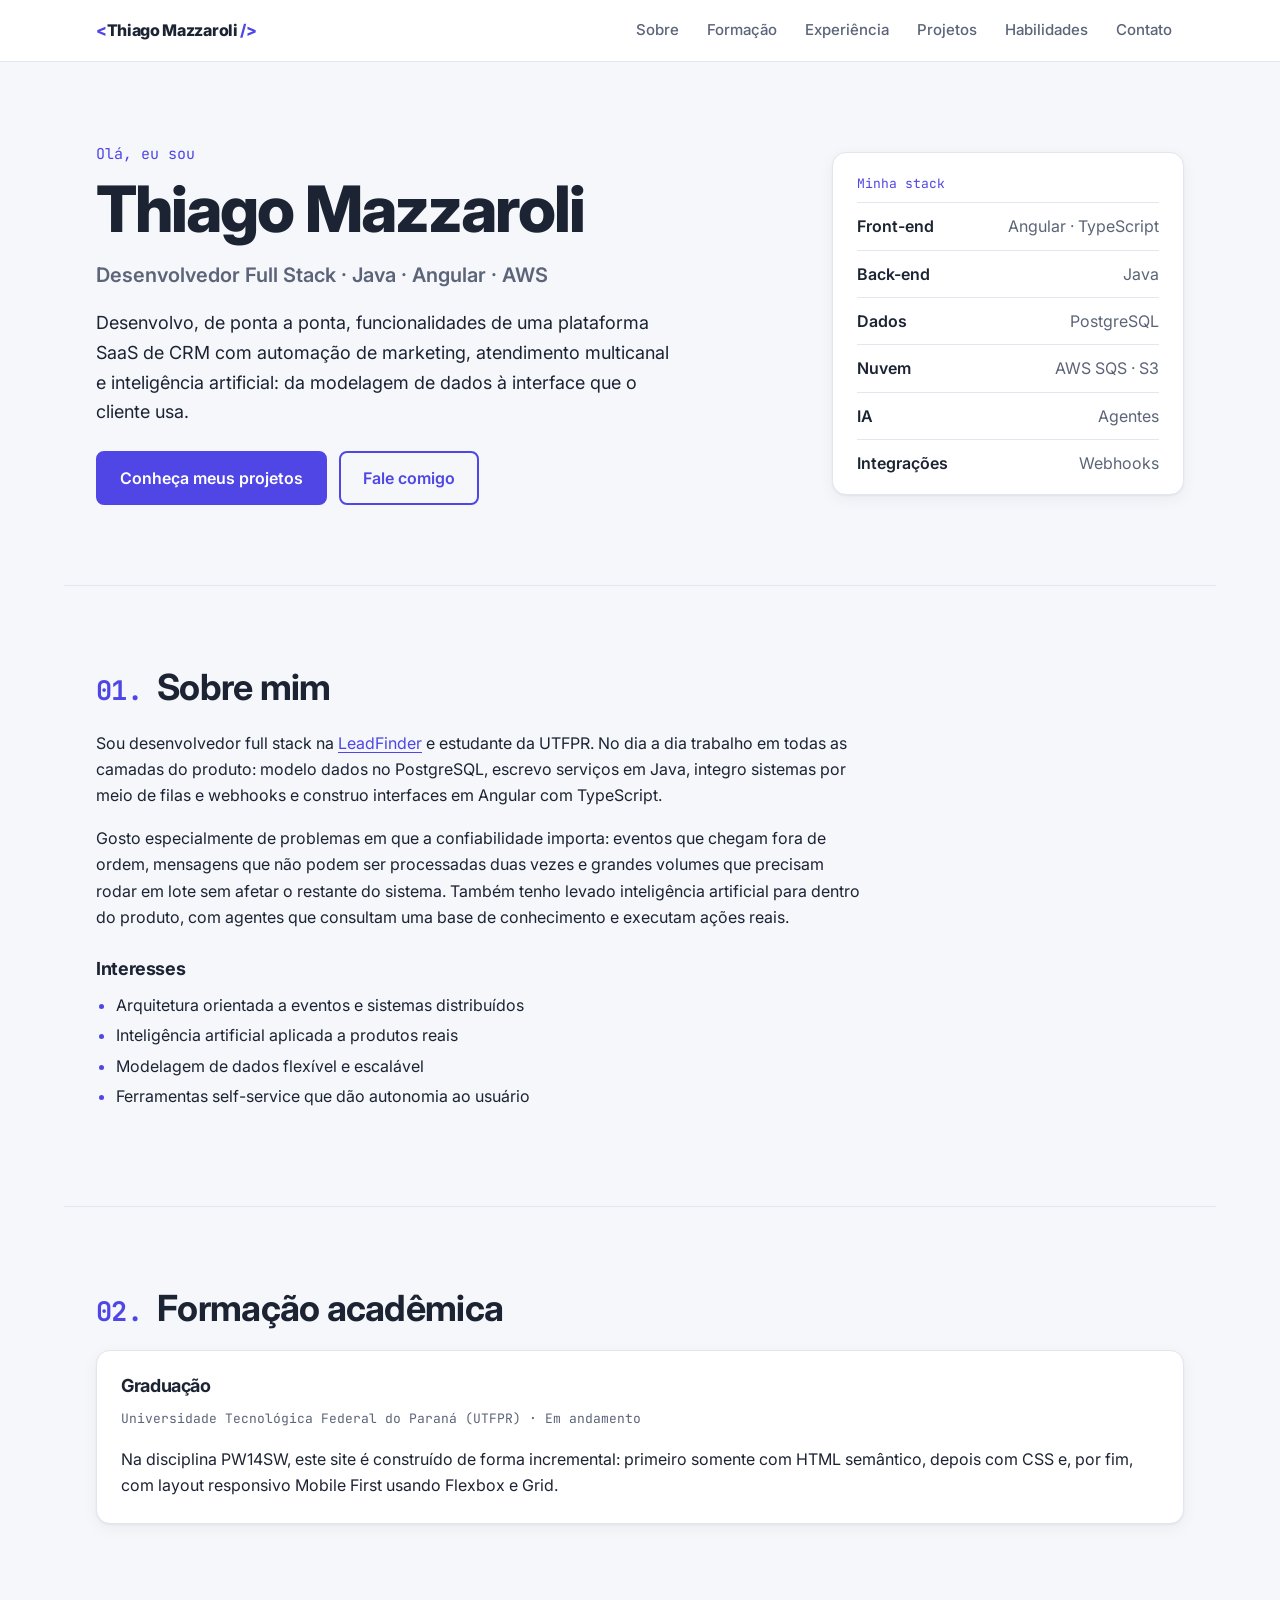
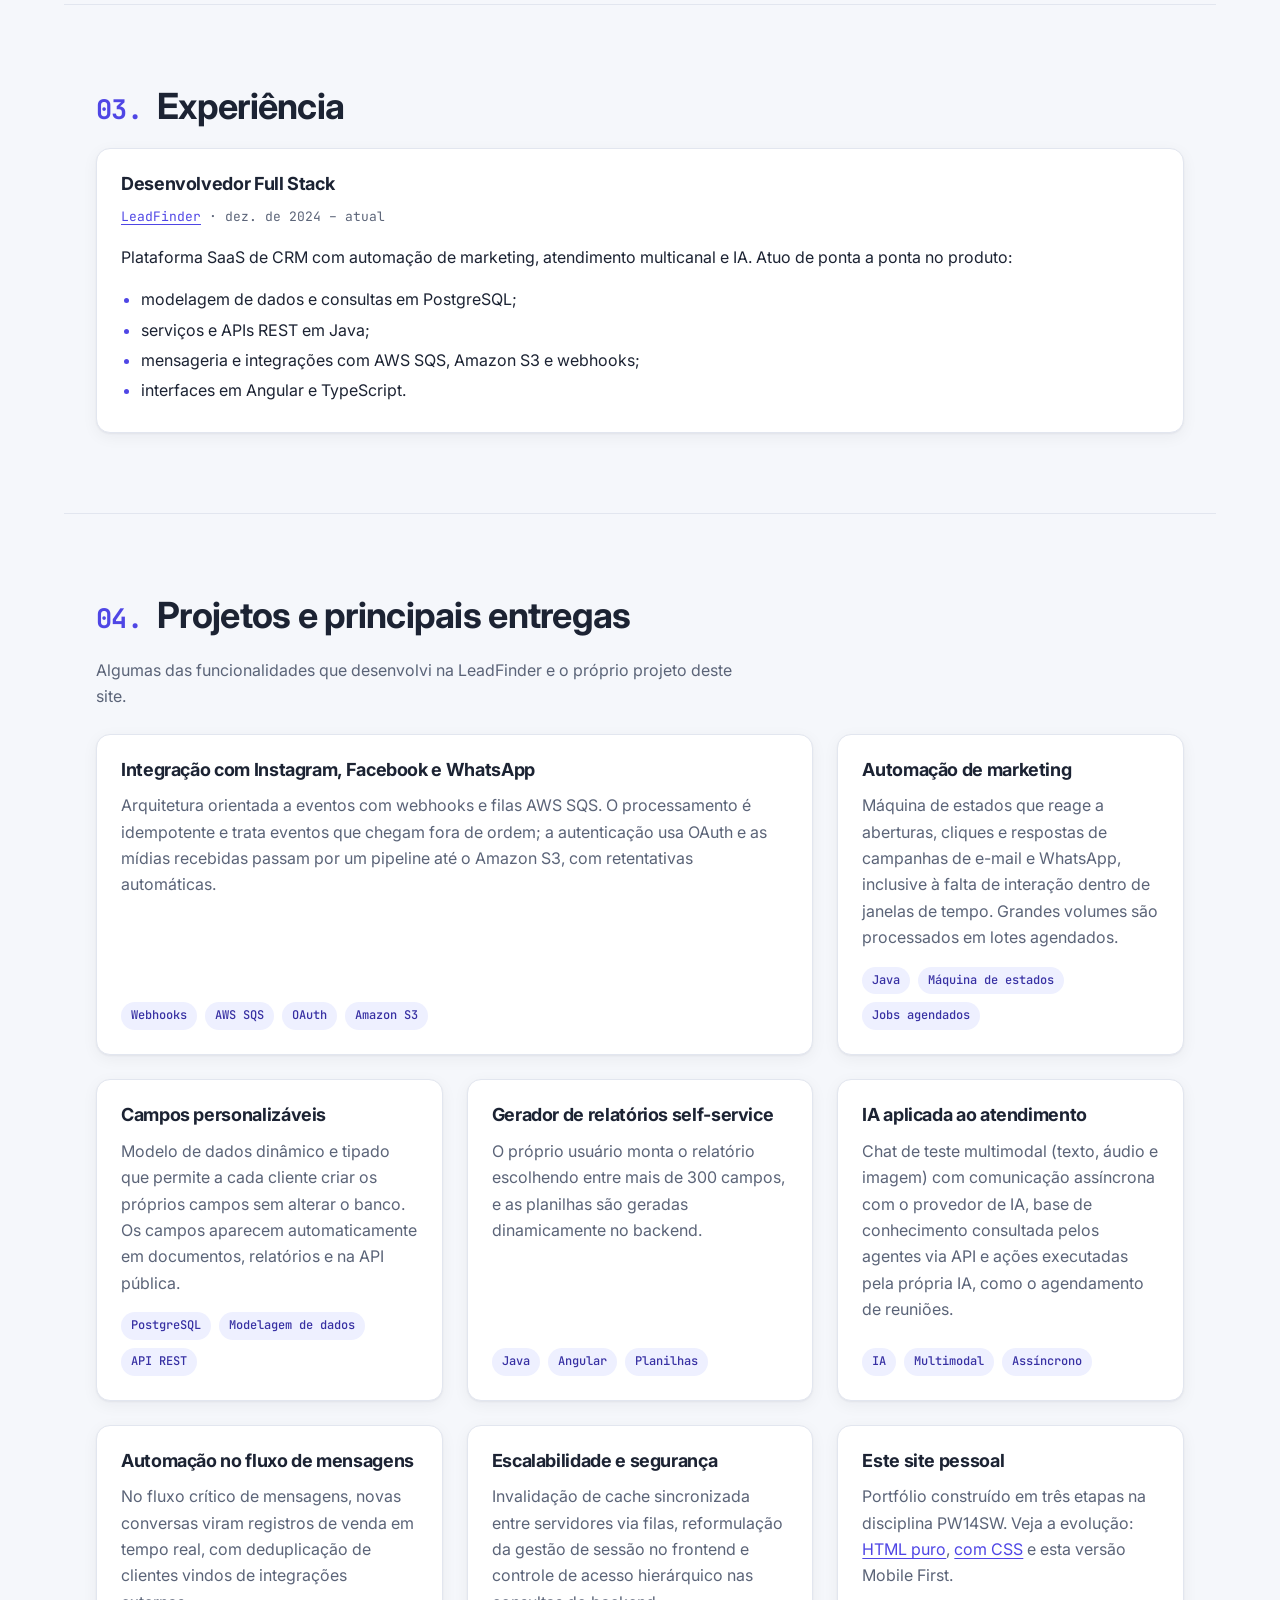
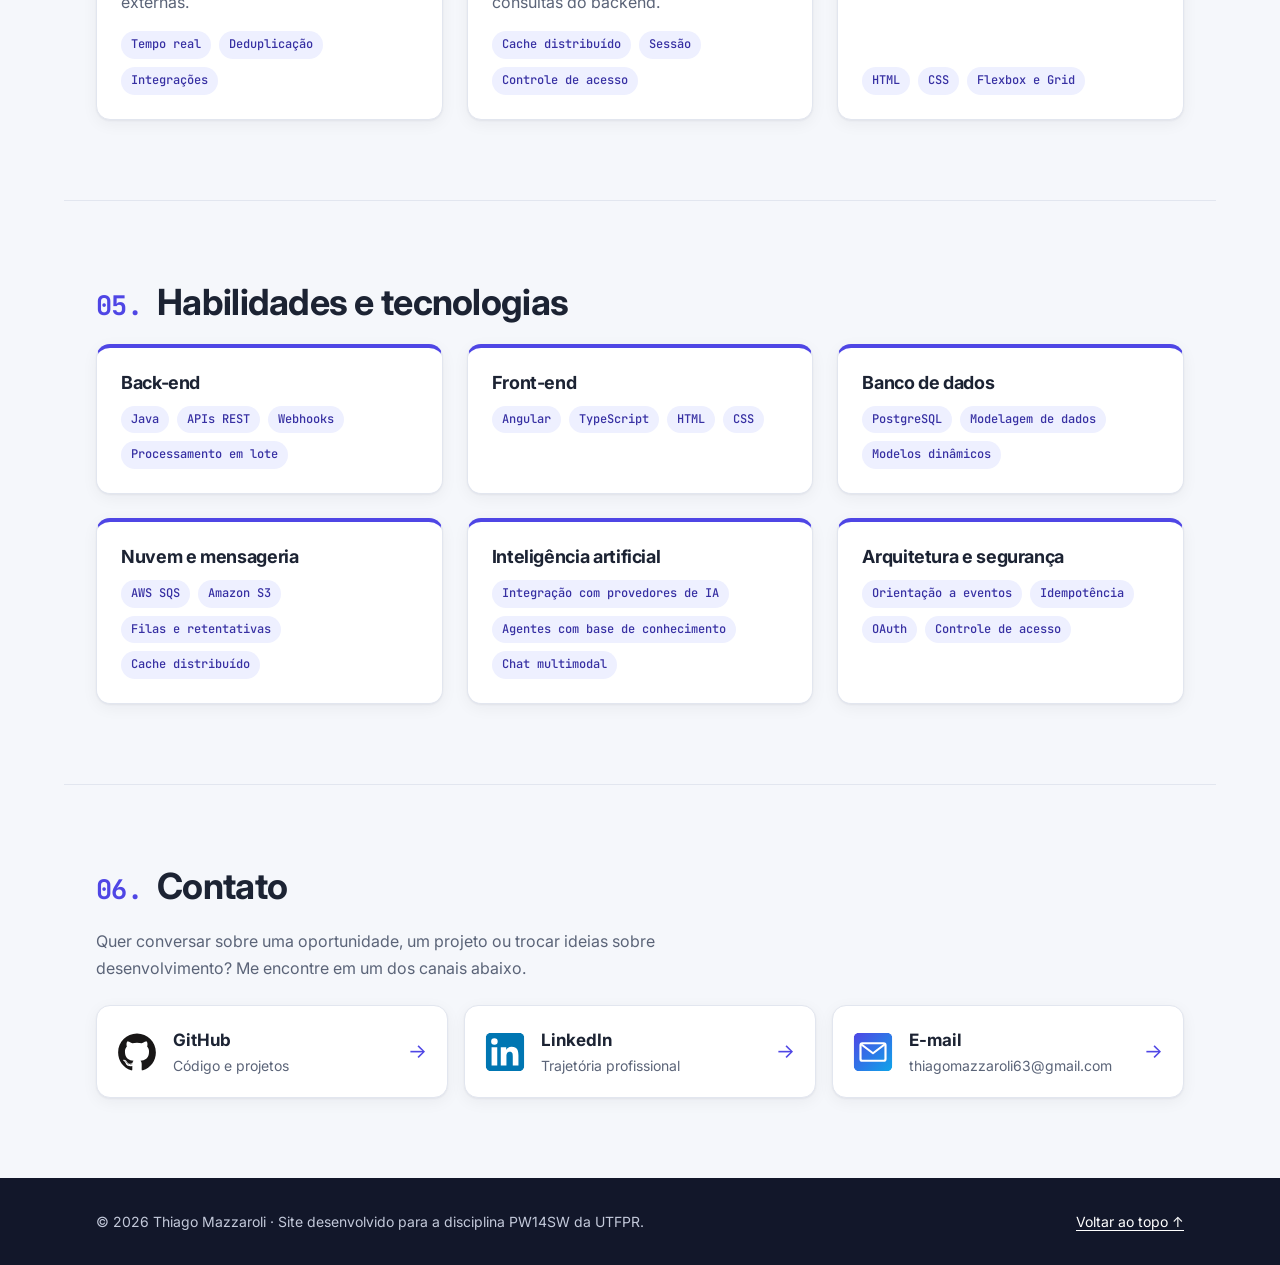
<file: index.html>
<!DOCTYPE html>
<html lang="pt-BR">
<head>
  <meta charset="UTF-8">
  <meta name="viewport" content="width=device-width, initial-scale=1.0">
  <meta name="description" content="Portfólio de Thiago Mazzaroli, desenvolvedor full stack (Java, Angular, PostgreSQL e AWS).">
  <meta name="author" content="Thiago Mazzaroli">
  <title>Thiago Mazzaroli | Desenvolvedor Full Stack</title>
  <link rel="icon" href="img/favicon.svg" type="image/svg+xml">
  <link rel="preconnect" href="https://fonts.googleapis.com">
  <link rel="preconnect" href="https://fonts.gstatic.com" crossorigin>
  <link rel="stylesheet" href="https://fonts.googleapis.com/css2?family=Inter:wght@400;500;600;700;800&family=JetBrains+Mono:wght@500;700&display=swap">
  <link rel="stylesheet" href="css/style.css">
</head>
<body>
  <a class="pular" href="#conteudo">Pular para o conteúdo</a>

  <header class="topo">
    <nav aria-label="Navegação principal">
      <a class="marca" href="#inicio">Thiago Mazzaroli</a>
      <ul>
        <li><a href="#sobre">Sobre</a></li>
        <li><a href="#formacao">Formação</a></li>
        <li><a href="#experiencia">Experiência</a></li>
        <li><a href="#projetos">Projetos</a></li>
        <li><a href="#habilidades">Habilidades</a></li>
        <li><a href="#contato">Contato</a></li>
      </ul>
    </nav>
  </header>

  <main id="conteudo">
    <section id="inicio" class="apresentacao">
      <div class="apresentacao-texto">
        <p class="saudacao">Olá, eu sou</p>
        <h1>Thiago Mazzaroli</h1>
        <p class="cargo">Desenvolvedor Full Stack&nbsp;· Java&nbsp;· Angular&nbsp;· AWS</p>
        <p>Desenvolvo, de ponta a ponta, funcionalidades de uma plataforma SaaS de CRM com automação de marketing, atendimento multicanal e inteligência artificial: da modelagem de dados à interface que o cliente usa.</p>
        <p class="acoes">
          <a class="botao" href="#projetos">Conheça meus projetos</a>
          <a class="botao botao-secundario" href="#contato">Fale comigo</a>
        </p>
      </div>
      <aside class="stack" aria-label="Minha stack">
        <p class="stack-titulo">Minha stack</p>
        <dl>
          <div><dt>Front-end</dt><dd>Angular · TypeScript</dd></div>
          <div><dt>Back-end</dt><dd>Java</dd></div>
          <div><dt>Dados</dt><dd>PostgreSQL</dd></div>
          <div><dt>Nuvem</dt><dd>AWS SQS · S3</dd></div>
          <div><dt>IA</dt><dd>Agentes</dd></div>
          <div><dt>Integrações</dt><dd>Webhooks</dd></div>
        </dl>
      </aside>
    </section>

    <section id="sobre">
      <h2>Sobre mim</h2>
      <p>Sou desenvolvedor full stack na <a href="https://leadfinder.com.br" target="_blank" rel="noopener">LeadFinder</a> e estudante da UTFPR. No dia a dia trabalho em todas as camadas do produto: modelo dados no PostgreSQL, escrevo serviços em Java, integro sistemas por meio de filas e webhooks e construo interfaces em Angular com TypeScript.</p>
      <p>Gosto especialmente de problemas em que a confiabilidade importa: eventos que chegam fora de ordem, mensagens que não podem ser processadas duas vezes e grandes volumes que precisam rodar em lote sem afetar o restante do sistema. Também tenho levado inteligência artificial para dentro do produto, com agentes que consultam uma base de conhecimento e executam ações reais.</p>

      <h3>Interesses</h3>
      <ul class="lista">
        <li>Arquitetura orientada a eventos e sistemas distribuídos</li>
        <li>Inteligência artificial aplicada a produtos reais</li>
        <li>Modelagem de dados flexível e escalável</li>
        <li>Ferramentas self-service que dão autonomia ao usuário</li>
      </ul>
    </section>

    <section id="formacao">
      <h2>Formação acadêmica</h2>
      <article class="cartao">
        <h3>Graduação</h3>
        <p class="meta">Universidade Tecnológica Federal do Paraná (UTFPR) · Em andamento</p>
        <p>Na disciplina PW14SW, este site é construído de forma incremental: primeiro somente com HTML semântico, depois com CSS e, por fim, com layout responsivo Mobile First usando Flexbox e Grid.</p>
      </article>
    </section>

    <section id="experiencia">
      <h2>Experiência</h2>
      <article class="cartao">
        <h3>Desenvolvedor Full Stack</h3>
        <p class="meta"><a href="https://leadfinder.com.br" target="_blank" rel="noopener">LeadFinder</a> · <time datetime="2024-12">dez. de 2024</time> – atual</p>
        <p>Plataforma SaaS de CRM com automação de marketing, atendimento multicanal e IA. Atuo de ponta a ponta no produto:</p>
        <ul class="lista">
          <li>modelagem de dados e consultas em PostgreSQL;</li>
          <li>serviços e APIs REST em Java;</li>
          <li>mensageria e integrações com AWS SQS, Amazon S3 e webhooks;</li>
          <li>interfaces em Angular e TypeScript.</li>
        </ul>
      </article>
    </section>

    <section id="projetos">
      <h2>Projetos e principais entregas</h2>
      <p class="introducao">Algumas das funcionalidades que desenvolvi na LeadFinder e o próprio projeto deste site.</p>

      <div class="grade grade-projetos">
        <article class="cartao cartao-destaque">
          <h3>Integração com Instagram, Facebook e WhatsApp</h3>
          <p>Arquitetura orientada a eventos com webhooks e filas AWS SQS. O processamento é idempotente e trata eventos que chegam fora de ordem; a autenticação usa OAuth e as mídias recebidas passam por um pipeline até o Amazon S3, com retentativas automáticas.</p>
          <ul class="tags">
            <li>Webhooks</li>
            <li>AWS SQS</li>
            <li>OAuth</li>
            <li>Amazon S3</li>
          </ul>
        </article>

        <article class="cartao">
          <h3>Automação de marketing</h3>
          <p>Máquina de estados que reage a aberturas, cliques e respostas de campanhas de e-mail e WhatsApp, inclusive à falta de interação dentro de janelas de tempo. Grandes volumes são processados em lotes agendados.</p>
          <ul class="tags">
            <li>Java</li>
            <li>Máquina de estados</li>
            <li>Jobs agendados</li>
          </ul>
        </article>

        <article class="cartao">
          <h3>Campos personalizáveis</h3>
          <p>Modelo de dados dinâmico e tipado que permite a cada cliente criar os próprios campos sem alterar o banco. Os campos aparecem automaticamente em documentos, relatórios e na API pública.</p>
          <ul class="tags">
            <li>PostgreSQL</li>
            <li>Modelagem de dados</li>
            <li>API REST</li>
          </ul>
        </article>

        <article class="cartao">
          <h3>Gerador de relatórios self-service</h3>
          <p>O próprio usuário monta o relatório escolhendo entre mais de 300 campos, e as planilhas são geradas dinamicamente no backend.</p>
          <ul class="tags">
            <li>Java</li>
            <li>Angular</li>
            <li>Planilhas</li>
          </ul>
        </article>

        <article class="cartao">
          <h3>IA aplicada ao atendimento</h3>
          <p>Chat de teste multimodal (texto, áudio e imagem) com comunicação assíncrona com o provedor de IA, base de conhecimento consultada pelos agentes via API e ações executadas pela própria IA, como o agendamento de reuniões.</p>
          <ul class="tags">
            <li>IA</li>
            <li>Multimodal</li>
            <li>Assíncrono</li>
          </ul>
        </article>

        <article class="cartao">
          <h3>Automação no fluxo de mensagens</h3>
          <p>No fluxo crítico de mensagens, novas conversas viram registros de venda em tempo real, com deduplicação de clientes vindos de integrações externas.</p>
          <ul class="tags">
            <li>Tempo real</li>
            <li>Deduplicação</li>
            <li>Integrações</li>
          </ul>
        </article>

        <article class="cartao">
          <h3>Escalabilidade e segurança</h3>
          <p>Invalidação de cache sincronizada entre servidores via filas, reformulação da gestão de sessão no frontend e controle de acesso hierárquico nas consultas do backend.</p>
          <ul class="tags">
            <li>Cache distribuído</li>
            <li>Sessão</li>
            <li>Controle de acesso</li>
          </ul>
        </article>

        <article class="cartao">
          <h3>Este site pessoal</h3>
          <p>Portfólio construído em três etapas na disciplina PW14SW. Veja a evolução: <a href="etapas/etapa-1-html/">HTML puro</a>, <a href="etapas/etapa-2-css/">com CSS</a> e esta versão Mobile First.</p>
          <ul class="tags">
            <li>HTML</li>
            <li>CSS</li>
            <li>Flexbox e Grid</li>
          </ul>
        </article>
      </div>
    </section>

    <section id="habilidades">
      <h2>Habilidades e tecnologias</h2>

      <div class="grade grade-habilidades">
        <section class="cartao">
          <h3>Back-end</h3>
          <ul class="tags">
            <li>Java</li>
            <li>APIs REST</li>
            <li>Webhooks</li>
            <li>Processamento em lote</li>
          </ul>
        </section>

        <section class="cartao">
          <h3>Front-end</h3>
          <ul class="tags">
            <li>Angular</li>
            <li>TypeScript</li>
            <li>HTML</li>
            <li>CSS</li>
          </ul>
        </section>

        <section class="cartao">
          <h3>Banco de dados</h3>
          <ul class="tags">
            <li>PostgreSQL</li>
            <li>Modelagem de dados</li>
            <li>Modelos dinâmicos</li>
          </ul>
        </section>

        <section class="cartao">
          <h3>Nuvem e mensageria</h3>
          <ul class="tags">
            <li>AWS SQS</li>
            <li>Amazon S3</li>
            <li>Filas e retentativas</li>
            <li>Cache distribuído</li>
          </ul>
        </section>

        <section class="cartao">
          <h3>Inteligência artificial</h3>
          <ul class="tags">
            <li>Integração com provedores de IA</li>
            <li>Agentes com base de conhecimento</li>
            <li>Chat multimodal</li>
          </ul>
        </section>

        <section class="cartao">
          <h3>Arquitetura e segurança</h3>
          <ul class="tags">
            <li>Orientação a eventos</li>
            <li>Idempotência</li>
            <li>OAuth</li>
            <li>Controle de acesso</li>
          </ul>
        </section>
      </div>
    </section>

    <section id="contato">
      <h2>Contato</h2>
      <p class="introducao">Quer conversar sobre uma oportunidade, um projeto ou trocar ideias sobre desenvolvimento? Me encontre em um dos canais abaixo.</p>

      <ul class="perfis">
        <li>
          <a href="https://github.com/ThiagoMazzaroli" target="_blank" rel="noopener">
            <img src="img/icones/github.svg" alt="" width="40" height="40">
            <strong>GitHub</strong>
            <span>Código e projetos</span>
          </a>
        </li>
        <li>
          <a href="https://www.linkedin.com/in/thiago-mazzaroli-13b8a72a2/" target="_blank" rel="noopener">
            <img src="img/icones/linkedin.svg" alt="" width="40" height="40">
            <strong>LinkedIn</strong>
            <span>Trajetória profissional</span>
          </a>
        </li>
        <li>
          <a href="mailto:thiagomazzaroli63@gmail.com">
            <img src="img/icones/email.svg" alt="" width="40" height="40">
            <strong>E-mail</strong>
            <span>thiagomazzaroli63@gmail.com</span>
          </a>
        </li>
      </ul>
    </section>
  </main>

  <footer class="rodape">
    <p>© 2026 Thiago Mazzaroli · Site desenvolvido para a disciplina PW14SW da UTFPR.</p>
    <p><a href="#inicio">Voltar ao topo ↑</a></p>
  </footer>
</body>
</html>
</file>
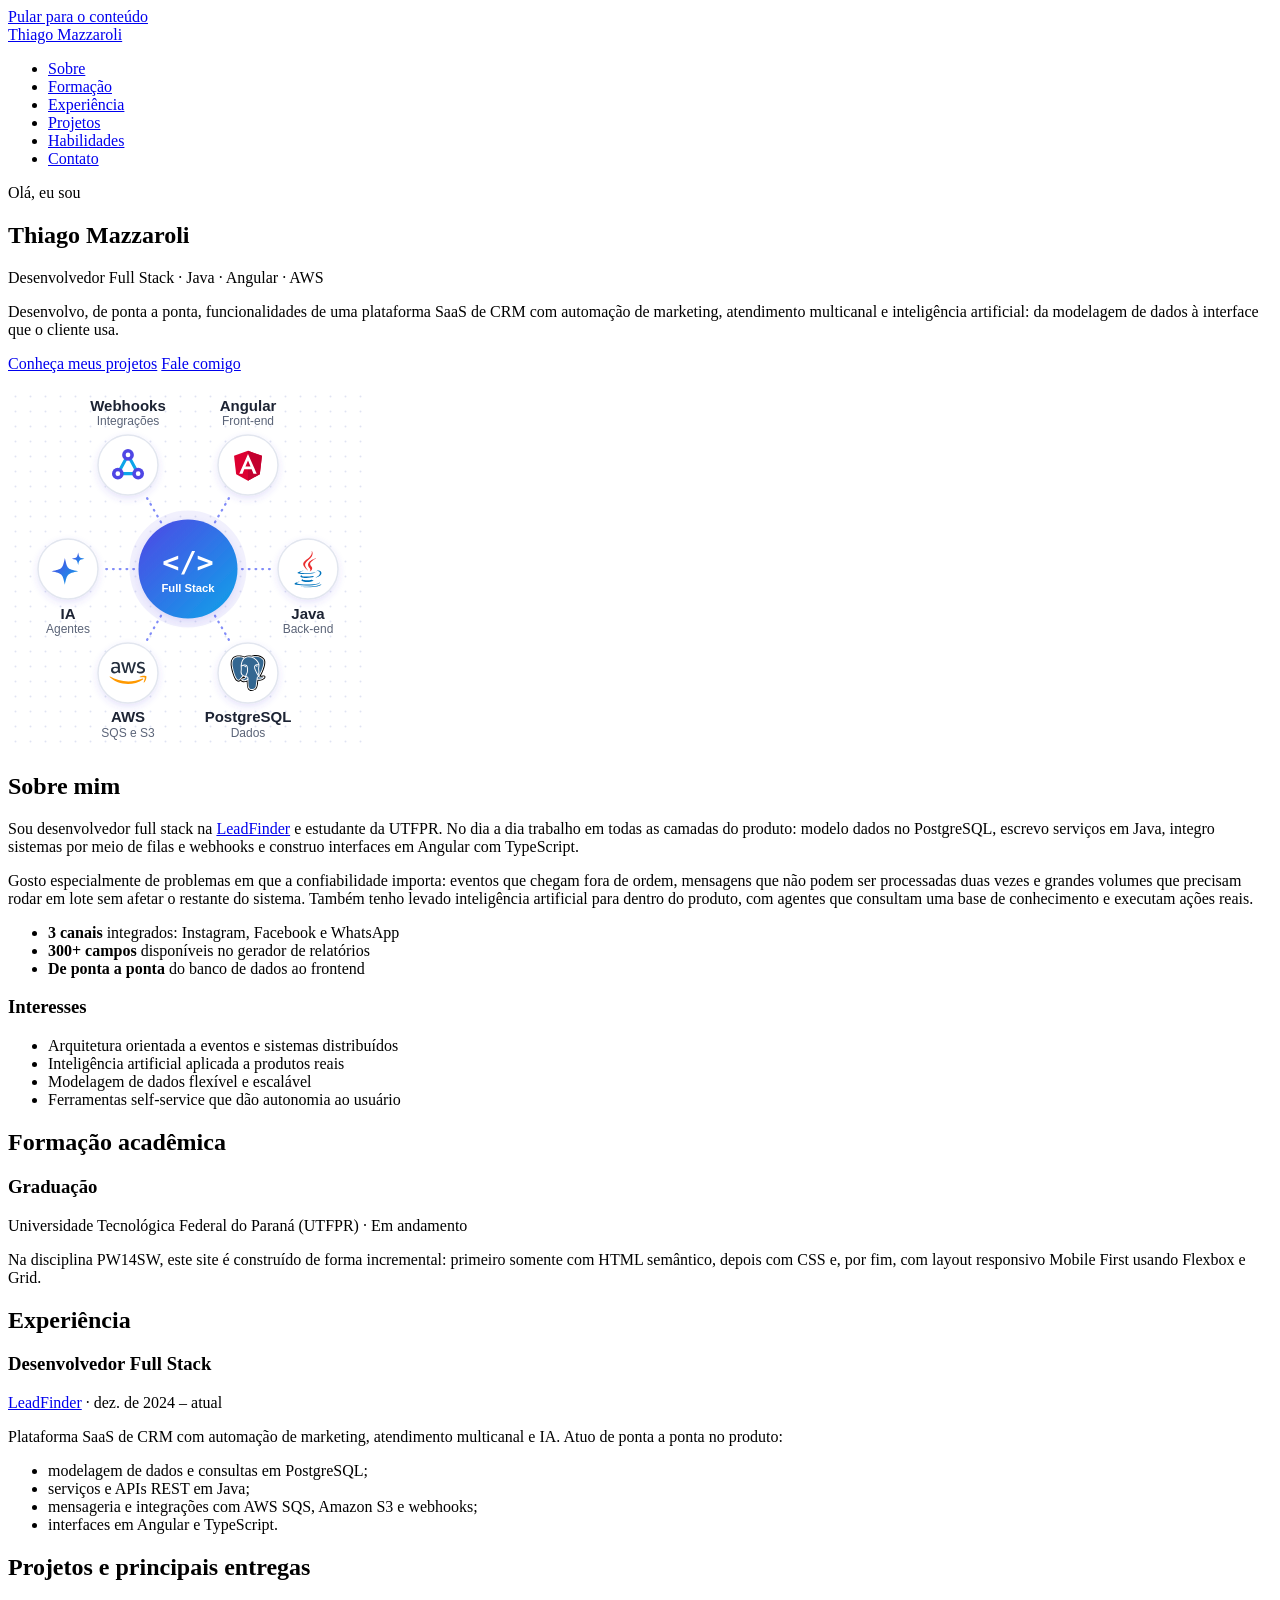
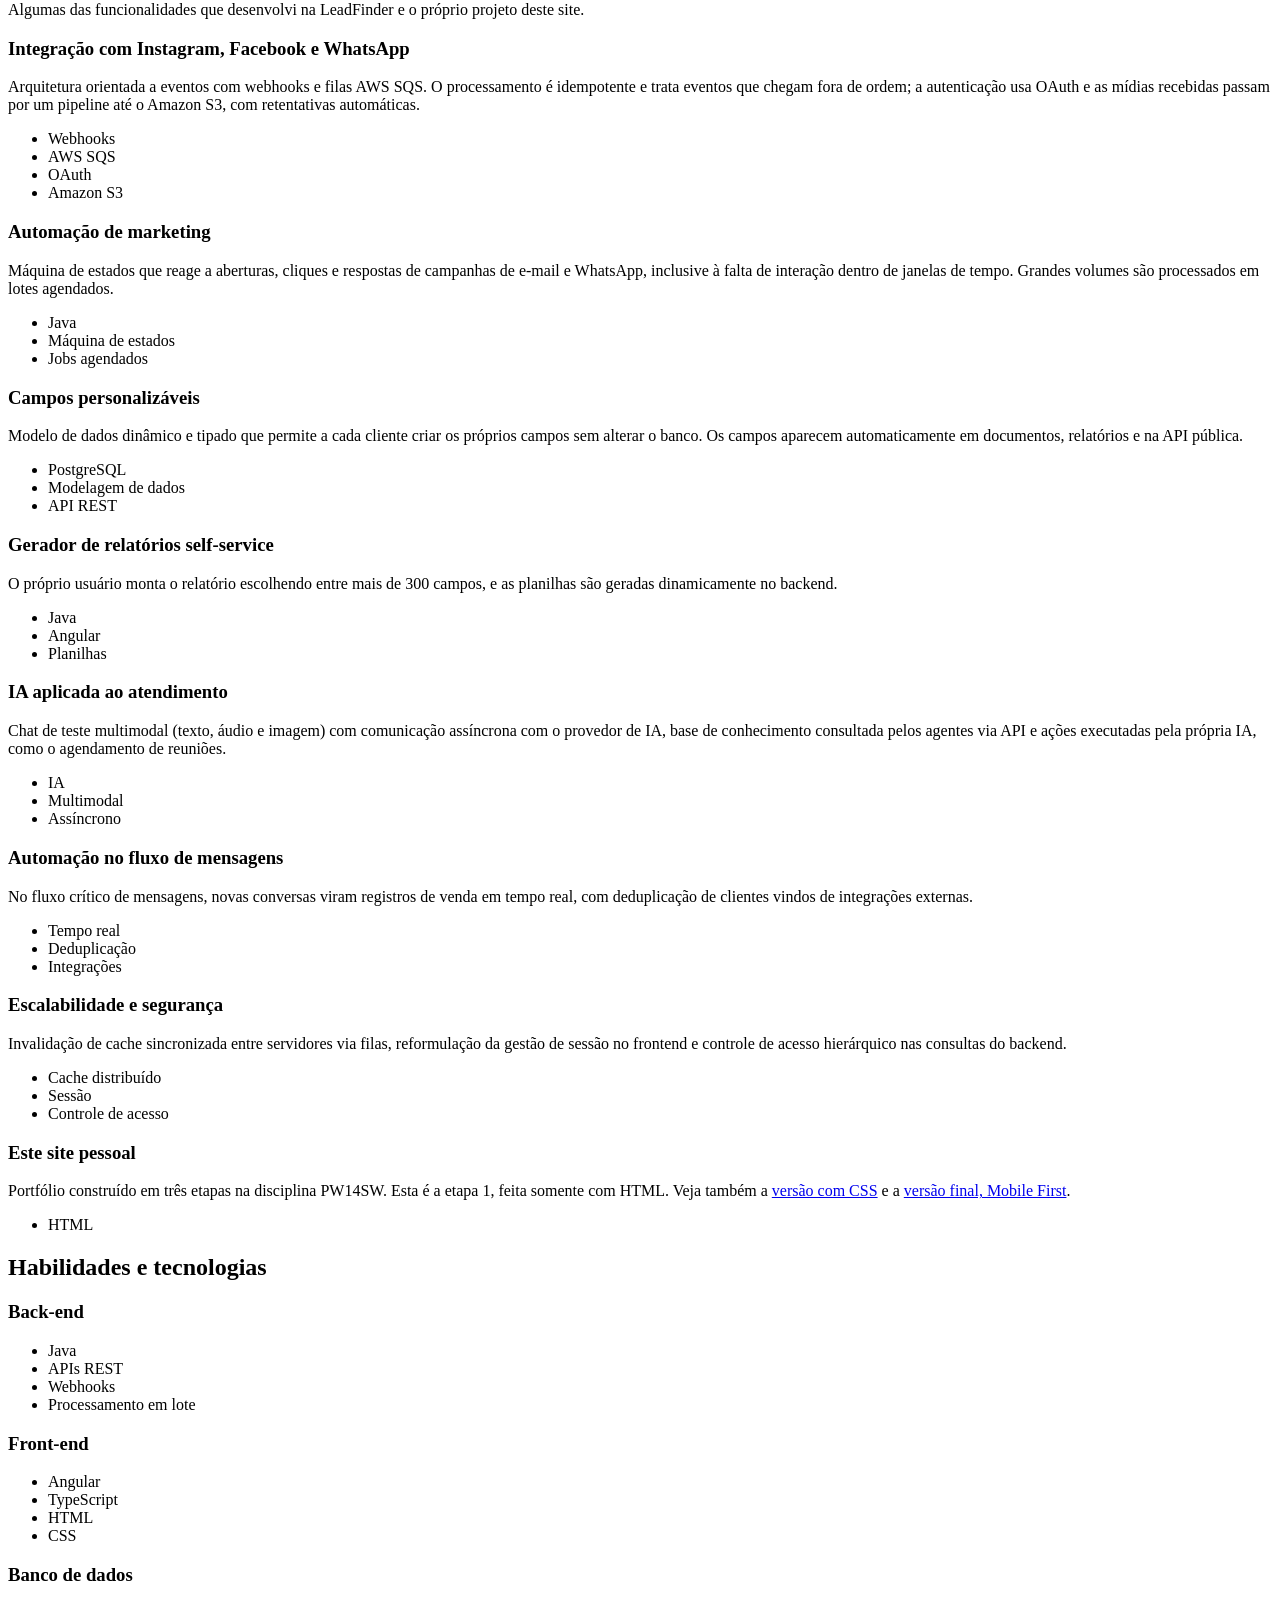
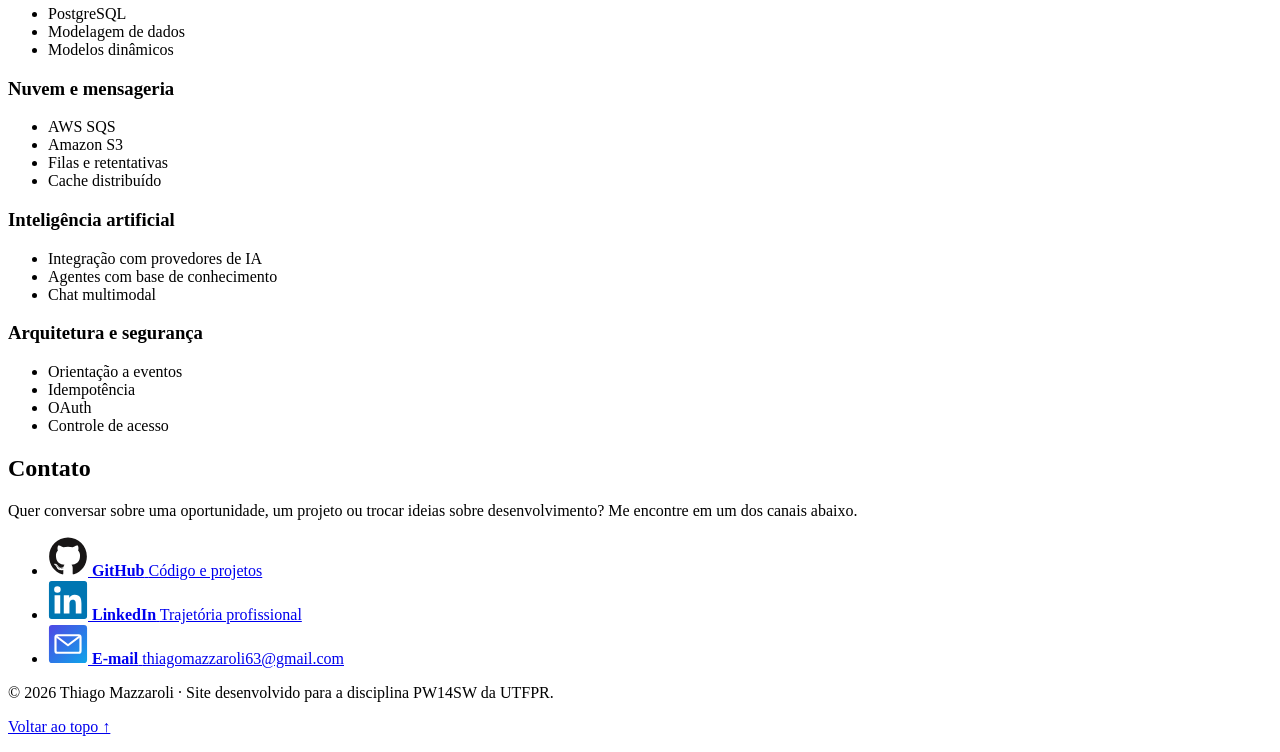
<file: etapas/etapa-1-html/index.html>
<!DOCTYPE html>
<html lang="pt-BR">
<head>
  <meta charset="UTF-8">
  <meta name="viewport" content="width=device-width, initial-scale=1.0">
  <meta name="description" content="Portfólio de Thiago Mazzaroli, desenvolvedor full stack (Java, Angular, PostgreSQL e AWS).">
  <meta name="author" content="Thiago Mazzaroli">
  <title>Thiago Mazzaroli | Desenvolvedor Full Stack</title>
  <link rel="icon" href="../../img/favicon.svg" type="image/svg+xml">
</head>
<body>
  <a href="#conteudo">Pular para o conteúdo</a>

  <header>
    <nav aria-label="Navegação principal">
      <a href="#inicio">Thiago Mazzaroli</a>
      <ul>
        <li><a href="#sobre">Sobre</a></li>
        <li><a href="#formacao">Formação</a></li>
        <li><a href="#experiencia">Experiência</a></li>
        <li><a href="#projetos">Projetos</a></li>
        <li><a href="#habilidades">Habilidades</a></li>
        <li><a href="#contato">Contato</a></li>
      </ul>
    </nav>
  </header>

  <main id="conteudo">
    <section id="inicio">
      <div>
        <p>Olá, eu sou</p>
        <h1>Thiago Mazzaroli</h1>
        <p>Desenvolvedor Full Stack&nbsp;· Java&nbsp;· Angular&nbsp;· AWS</p>
        <p>Desenvolvo, de ponta a ponta, funcionalidades de uma plataforma SaaS de CRM com automação de marketing, atendimento multicanal e inteligência artificial: da modelagem de dados à interface que o cliente usa.</p>
        <p>
          <a href="#projetos">Conheça meus projetos</a>
          <a href="#contato">Fale comigo</a>
        </p>
      </div>
      <img src="../../img/stack.svg" alt="Diagrama da minha stack: no centro, desenvolvimento full stack, ligado a Angular (front-end), Java (back-end), PostgreSQL (dados), AWS SQS e S3, IA (agentes) e webhooks (integrações)." width="360" height="360">
    </section>

    <section id="sobre">
      <h2>Sobre mim</h2>
      <p>Sou desenvolvedor full stack na <a href="https://leadfinder.com.br" target="_blank" rel="noopener">LeadFinder</a> e estudante da UTFPR. No dia a dia trabalho em todas as camadas do produto: modelo dados no PostgreSQL, escrevo serviços em Java, integro sistemas por meio de filas e webhooks e construo interfaces em Angular com TypeScript.</p>
      <p>Gosto especialmente de problemas em que a confiabilidade importa: eventos que chegam fora de ordem, mensagens que não podem ser processadas duas vezes e grandes volumes que precisam rodar em lote sem afetar o restante do sistema. Também tenho levado inteligência artificial para dentro do produto, com agentes que consultam uma base de conhecimento e executam ações reais.</p>

      <ul>
        <li><strong>3 canais</strong> integrados: Instagram, Facebook e WhatsApp</li>
        <li><strong>300+ campos</strong> disponíveis no gerador de relatórios</li>
        <li><strong>De ponta a ponta</strong> do banco de dados ao frontend</li>
      </ul>

      <h3>Interesses</h3>
      <ul>
        <li>Arquitetura orientada a eventos e sistemas distribuídos</li>
        <li>Inteligência artificial aplicada a produtos reais</li>
        <li>Modelagem de dados flexível e escalável</li>
        <li>Ferramentas self-service que dão autonomia ao usuário</li>
      </ul>
    </section>

    <section id="formacao">
      <h2>Formação acadêmica</h2>
      <article>
        <h3>Graduação</h3>
        <p>Universidade Tecnológica Federal do Paraná (UTFPR) · Em andamento</p>
        <p>Na disciplina PW14SW, este site é construído de forma incremental: primeiro somente com HTML semântico, depois com CSS e, por fim, com layout responsivo Mobile First usando Flexbox e Grid.</p>
      </article>
    </section>

    <section id="experiencia">
      <h2>Experiência</h2>
      <article>
        <h3>Desenvolvedor Full Stack</h3>
        <p><a href="https://leadfinder.com.br" target="_blank" rel="noopener">LeadFinder</a> · <time datetime="2024-12">dez. de 2024</time> – atual</p>
        <p>Plataforma SaaS de CRM com automação de marketing, atendimento multicanal e IA. Atuo de ponta a ponta no produto:</p>
        <ul>
          <li>modelagem de dados e consultas em PostgreSQL;</li>
          <li>serviços e APIs REST em Java;</li>
          <li>mensageria e integrações com AWS SQS, Amazon S3 e webhooks;</li>
          <li>interfaces em Angular e TypeScript.</li>
        </ul>
      </article>
    </section>

    <section id="projetos">
      <h2>Projetos e principais entregas</h2>
      <p>Algumas das funcionalidades que desenvolvi na LeadFinder e o próprio projeto deste site.</p>

      <div>
        <article>
          <h3>Integração com Instagram, Facebook e WhatsApp</h3>
          <p>Arquitetura orientada a eventos com webhooks e filas AWS SQS. O processamento é idempotente e trata eventos que chegam fora de ordem; a autenticação usa OAuth e as mídias recebidas passam por um pipeline até o Amazon S3, com retentativas automáticas.</p>
          <ul>
            <li>Webhooks</li>
            <li>AWS SQS</li>
            <li>OAuth</li>
            <li>Amazon S3</li>
          </ul>
        </article>

        <article>
          <h3>Automação de marketing</h3>
          <p>Máquina de estados que reage a aberturas, cliques e respostas de campanhas de e-mail e WhatsApp, inclusive à falta de interação dentro de janelas de tempo. Grandes volumes são processados em lotes agendados.</p>
          <ul>
            <li>Java</li>
            <li>Máquina de estados</li>
            <li>Jobs agendados</li>
          </ul>
        </article>

        <article>
          <h3>Campos personalizáveis</h3>
          <p>Modelo de dados dinâmico e tipado que permite a cada cliente criar os próprios campos sem alterar o banco. Os campos aparecem automaticamente em documentos, relatórios e na API pública.</p>
          <ul>
            <li>PostgreSQL</li>
            <li>Modelagem de dados</li>
            <li>API REST</li>
          </ul>
        </article>

        <article>
          <h3>Gerador de relatórios self-service</h3>
          <p>O próprio usuário monta o relatório escolhendo entre mais de 300 campos, e as planilhas são geradas dinamicamente no backend.</p>
          <ul>
            <li>Java</li>
            <li>Angular</li>
            <li>Planilhas</li>
          </ul>
        </article>

        <article>
          <h3>IA aplicada ao atendimento</h3>
          <p>Chat de teste multimodal (texto, áudio e imagem) com comunicação assíncrona com o provedor de IA, base de conhecimento consultada pelos agentes via API e ações executadas pela própria IA, como o agendamento de reuniões.</p>
          <ul>
            <li>IA</li>
            <li>Multimodal</li>
            <li>Assíncrono</li>
          </ul>
        </article>

        <article>
          <h3>Automação no fluxo de mensagens</h3>
          <p>No fluxo crítico de mensagens, novas conversas viram registros de venda em tempo real, com deduplicação de clientes vindos de integrações externas.</p>
          <ul>
            <li>Tempo real</li>
            <li>Deduplicação</li>
            <li>Integrações</li>
          </ul>
        </article>

        <article>
          <h3>Escalabilidade e segurança</h3>
          <p>Invalidação de cache sincronizada entre servidores via filas, reformulação da gestão de sessão no frontend e controle de acesso hierárquico nas consultas do backend.</p>
          <ul>
            <li>Cache distribuído</li>
            <li>Sessão</li>
            <li>Controle de acesso</li>
          </ul>
        </article>

        <article>
          <h3>Este site pessoal</h3>
          <p>Portfólio construído em três etapas na disciplina PW14SW. Esta é a etapa 1, feita somente com HTML. Veja também a <a href="../etapa-2-css/">versão com CSS</a> e a <a href="../../">versão final, Mobile First</a>.</p>
          <ul>
            <li>HTML</li>
          </ul>
        </article>
      </div>
    </section>

    <section id="habilidades">
      <h2>Habilidades e tecnologias</h2>

      <div>
        <section>
          <h3>Back-end</h3>
          <ul>
            <li>Java</li>
            <li>APIs REST</li>
            <li>Webhooks</li>
            <li>Processamento em lote</li>
          </ul>
        </section>

        <section>
          <h3>Front-end</h3>
          <ul>
            <li>Angular</li>
            <li>TypeScript</li>
            <li>HTML</li>
            <li>CSS</li>
          </ul>
        </section>

        <section>
          <h3>Banco de dados</h3>
          <ul>
            <li>PostgreSQL</li>
            <li>Modelagem de dados</li>
            <li>Modelos dinâmicos</li>
          </ul>
        </section>

        <section>
          <h3>Nuvem e mensageria</h3>
          <ul>
            <li>AWS SQS</li>
            <li>Amazon S3</li>
            <li>Filas e retentativas</li>
            <li>Cache distribuído</li>
          </ul>
        </section>

        <section>
          <h3>Inteligência artificial</h3>
          <ul>
            <li>Integração com provedores de IA</li>
            <li>Agentes com base de conhecimento</li>
            <li>Chat multimodal</li>
          </ul>
        </section>

        <section>
          <h3>Arquitetura e segurança</h3>
          <ul>
            <li>Orientação a eventos</li>
            <li>Idempotência</li>
            <li>OAuth</li>
            <li>Controle de acesso</li>
          </ul>
        </section>
      </div>
    </section>

    <section id="contato">
      <h2>Contato</h2>
      <p>Quer conversar sobre uma oportunidade, um projeto ou trocar ideias sobre desenvolvimento? Me encontre em um dos canais abaixo.</p>

      <ul>
        <li>
          <a href="https://github.com/SEU-USUARIO-GITHUB" target="_blank" rel="noopener">
            <img src="../../img/icones/github.svg" alt="" width="40" height="40">
            <strong>GitHub</strong>
            <span>Código e projetos</span>
          </a>
        </li>
        <li>
          <a href="https://www.linkedin.com/in/SEU-PERFIL-LINKEDIN" target="_blank" rel="noopener">
            <img src="../../img/icones/linkedin.svg" alt="" width="40" height="40">
            <strong>LinkedIn</strong>
            <span>Trajetória profissional</span>
          </a>
        </li>
        <li>
          <a href="mailto:thiagomazzaroli63@gmail.com">
            <img src="../../img/icones/email.svg" alt="" width="40" height="40">
            <strong>E-mail</strong>
            <span>thiagomazzaroli63@gmail.com</span>
          </a>
        </li>
      </ul>
    </section>
  </main>

  <footer>
    <p>© 2026 Thiago Mazzaroli · Site desenvolvido para a disciplina PW14SW da UTFPR.</p>
    <p><a href="#inicio">Voltar ao topo ↑</a></p>
  </footer>
</body>
</html>
</file>
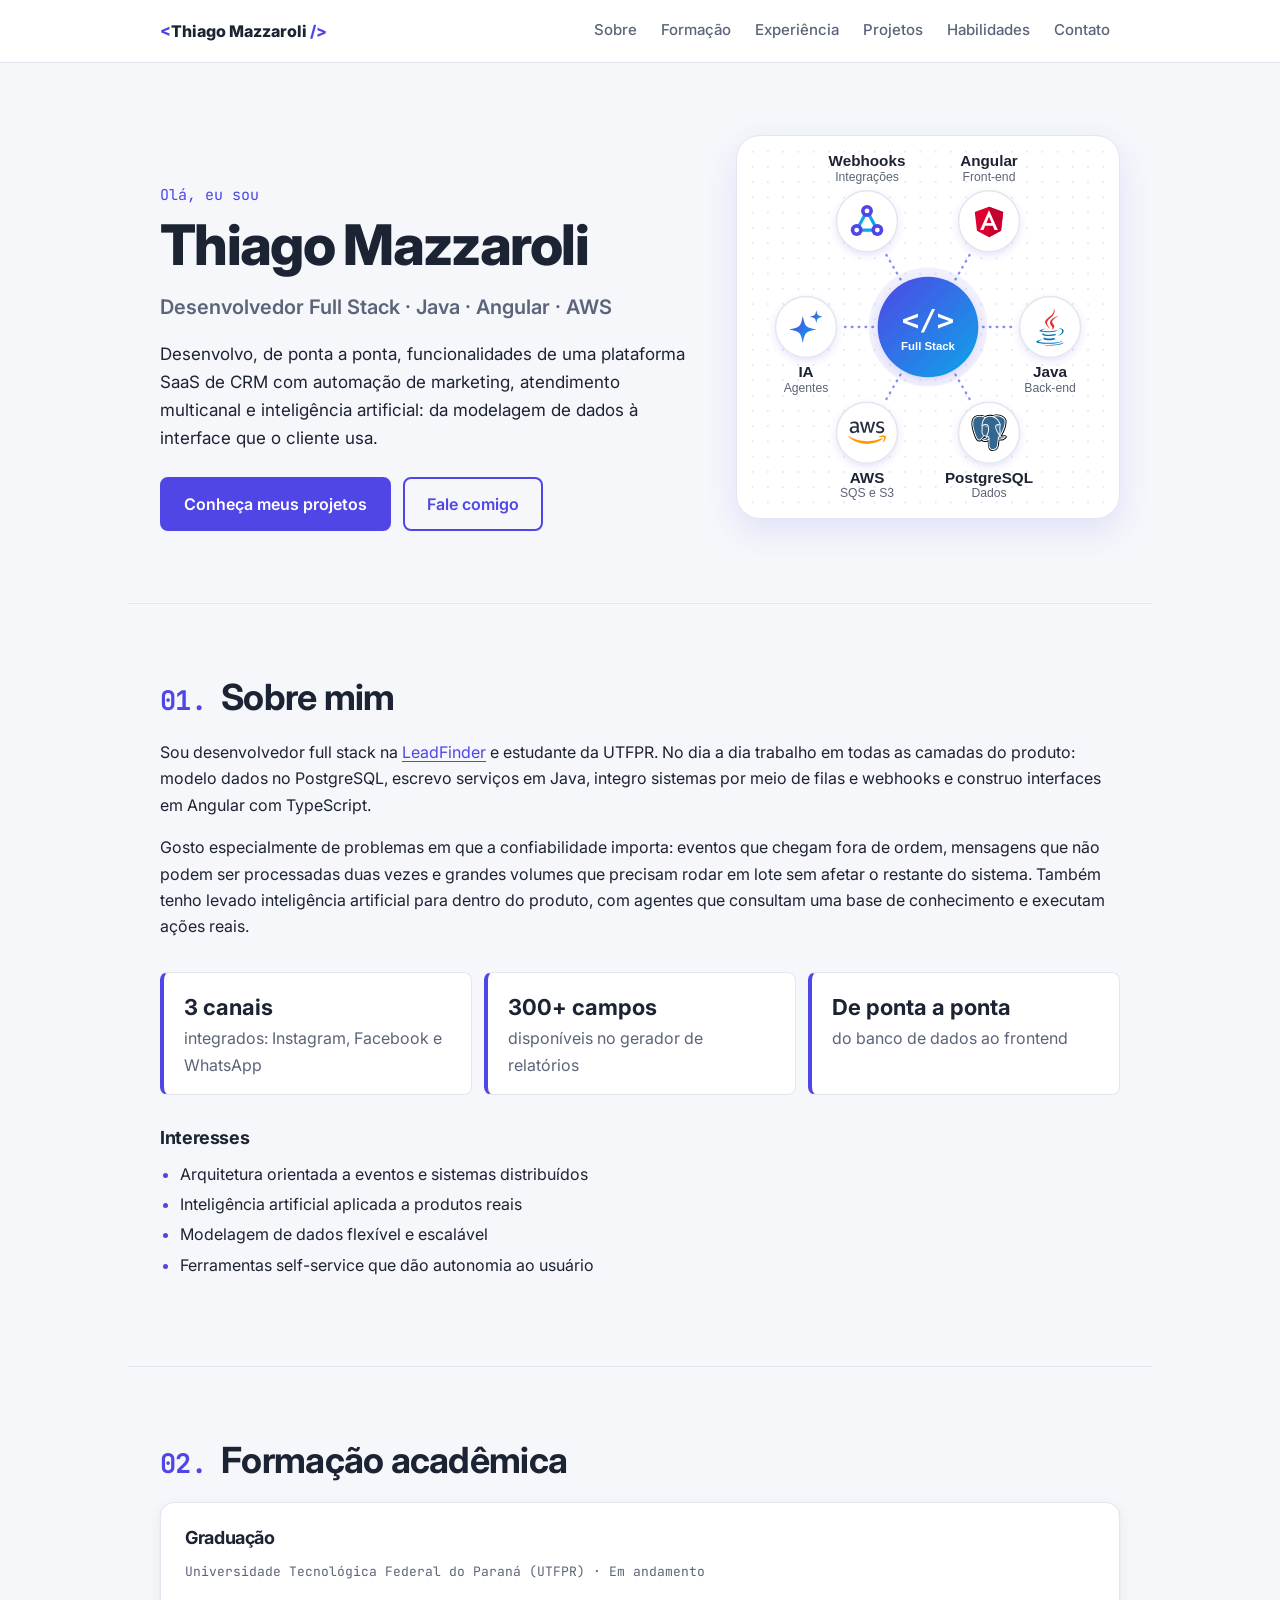
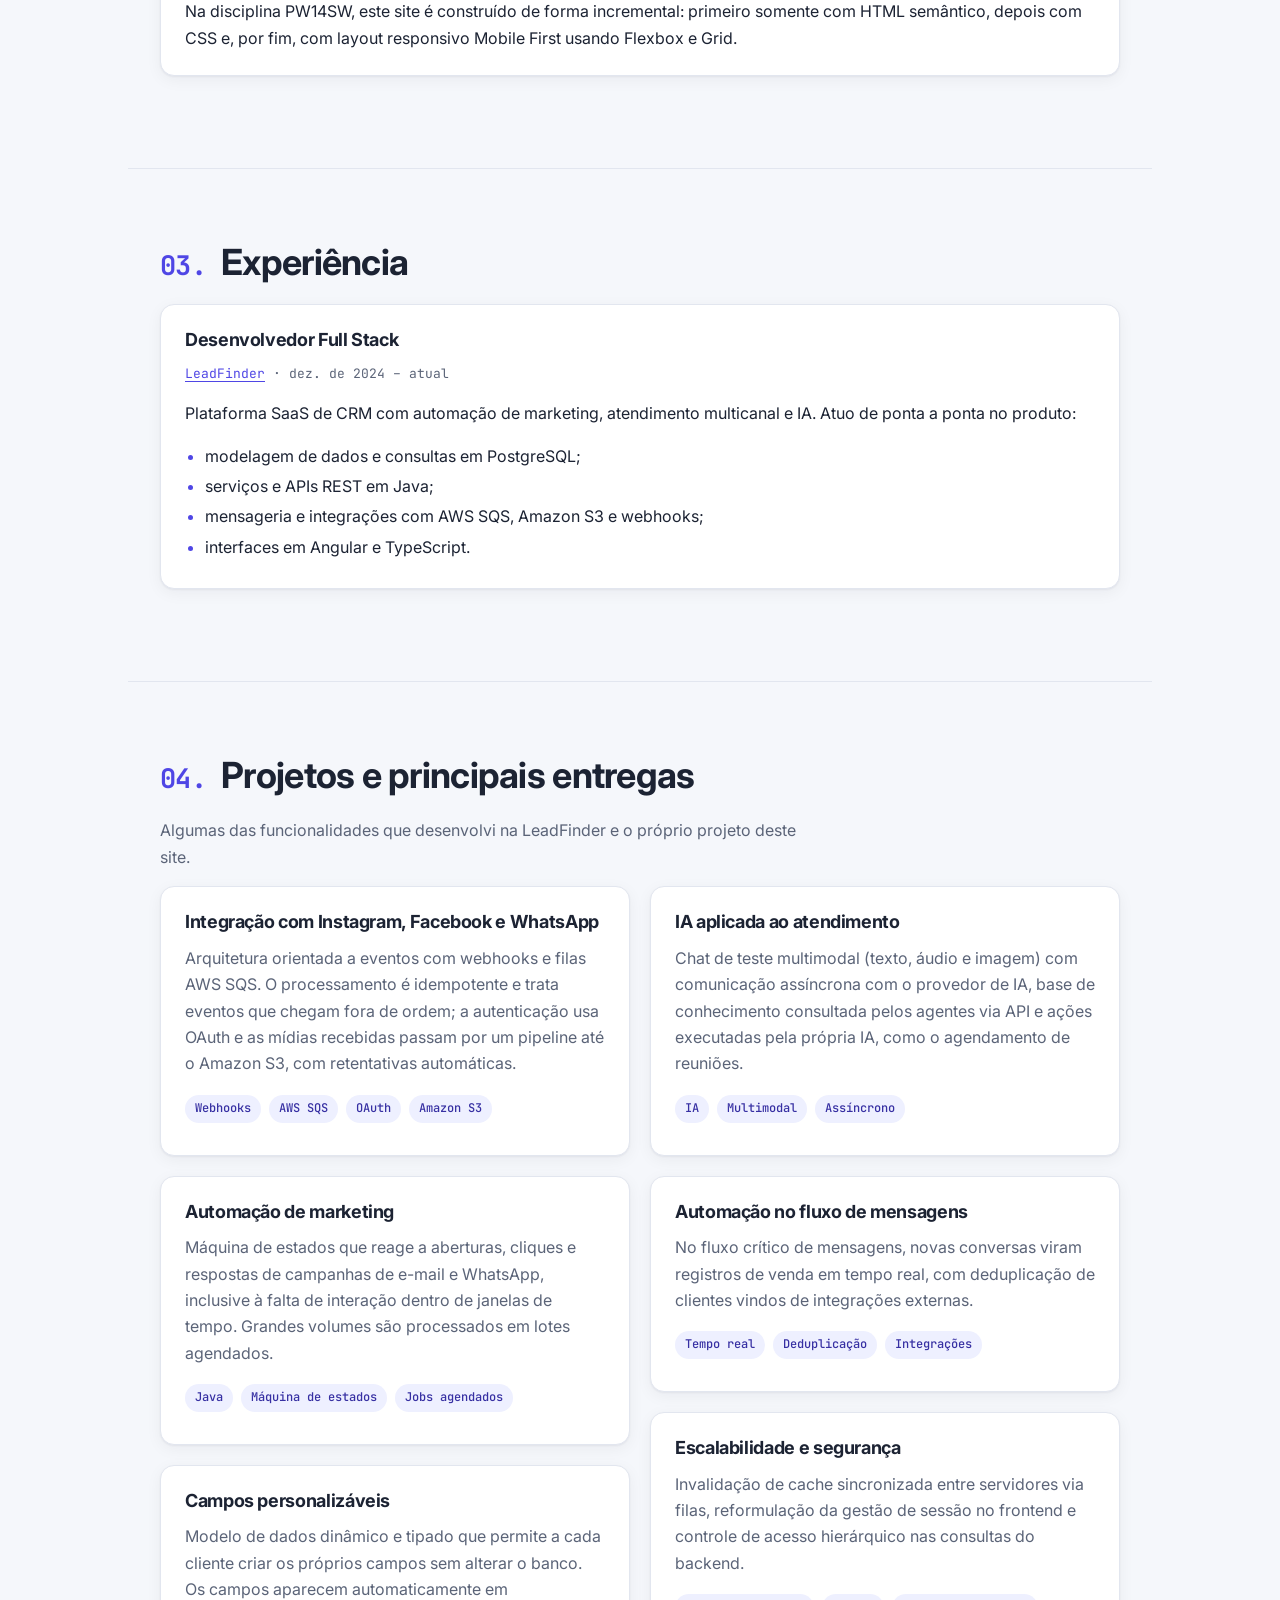
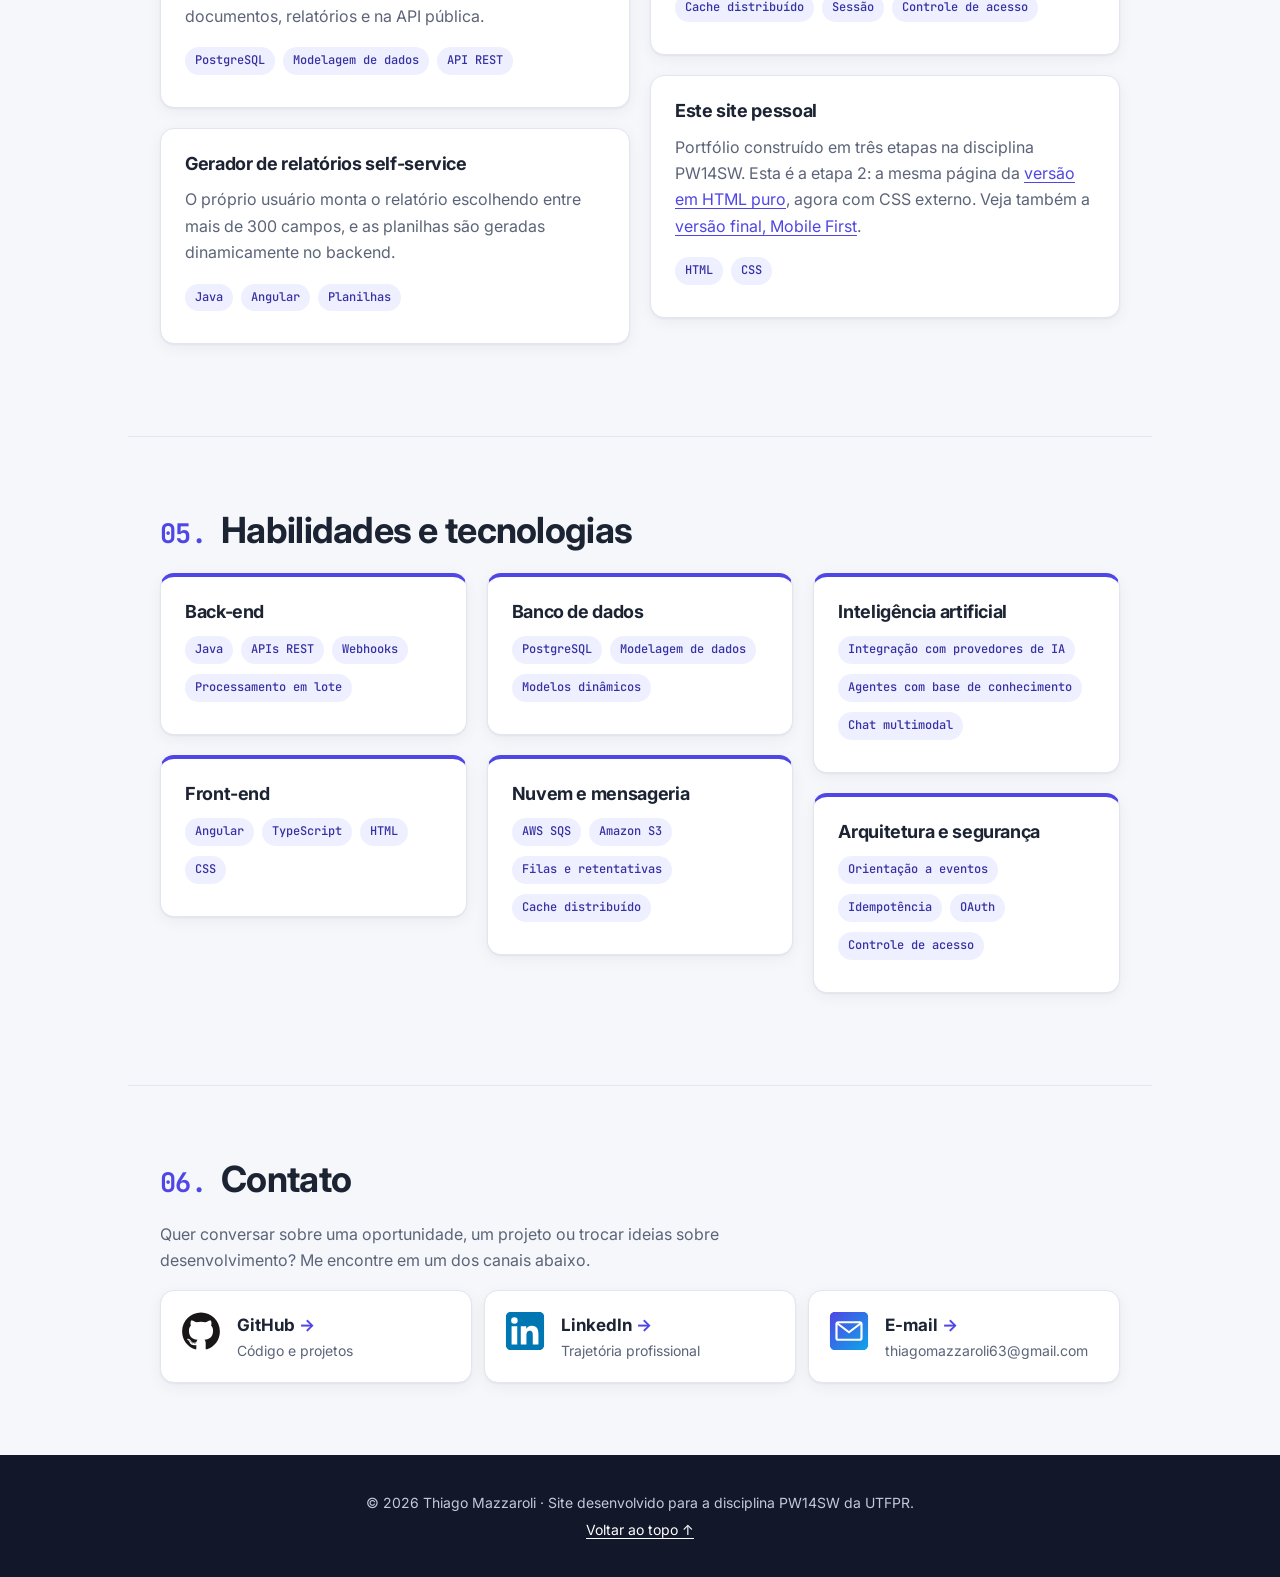
<file: etapas/etapa-2-css/index.html>
<!DOCTYPE html>
<html lang="pt-BR">
<head>
  <meta charset="UTF-8">
  <meta name="viewport" content="width=device-width, initial-scale=1.0">
  <meta name="description" content="Portfólio de Thiago Mazzaroli, desenvolvedor full stack (Java, Angular, PostgreSQL e AWS).">
  <meta name="author" content="Thiago Mazzaroli">
  <title>Thiago Mazzaroli | Desenvolvedor Full Stack</title>
  <link rel="icon" href="../../img/favicon.svg" type="image/svg+xml">
  <link rel="preconnect" href="https://fonts.googleapis.com">
  <link rel="preconnect" href="https://fonts.gstatic.com" crossorigin>
  <link rel="stylesheet" href="https://fonts.googleapis.com/css2?family=Inter:wght@400;500;600;700;800&family=JetBrains+Mono:wght@500;700&display=swap">
  <link rel="stylesheet" href="css/style.css">
</head>
<body>
  <a class="pular" href="#conteudo">Pular para o conteúdo</a>

  <header class="topo">
    <nav aria-label="Navegação principal">
      <a class="marca" href="#inicio">Thiago Mazzaroli</a>
      <ul>
        <li><a href="#sobre">Sobre</a></li>
        <li><a href="#formacao">Formação</a></li>
        <li><a href="#experiencia">Experiência</a></li>
        <li><a href="#projetos">Projetos</a></li>
        <li><a href="#habilidades">Habilidades</a></li>
        <li><a href="#contato">Contato</a></li>
      </ul>
    </nav>
  </header>

  <main id="conteudo">
    <section id="inicio" class="apresentacao">
      <div class="apresentacao-texto">
        <p class="saudacao">Olá, eu sou</p>
        <h1>Thiago Mazzaroli</h1>
        <p class="cargo">Desenvolvedor Full Stack&nbsp;· Java&nbsp;· Angular&nbsp;· AWS</p>
        <p>Desenvolvo, de ponta a ponta, funcionalidades de uma plataforma SaaS de CRM com automação de marketing, atendimento multicanal e inteligência artificial: da modelagem de dados à interface que o cliente usa.</p>
        <p class="acoes">
          <a class="botao" href="#projetos">Conheça meus projetos</a>
          <a class="botao botao-secundario" href="#contato">Fale comigo</a>
        </p>
      </div>
      <img class="ilustracao" src="../../img/stack.svg" alt="Diagrama da minha stack: no centro, desenvolvimento full stack, ligado a Angular (front-end), Java (back-end), PostgreSQL (dados), AWS SQS e S3, IA (agentes) e webhooks (integrações)." width="480" height="480">
    </section>

    <section id="sobre">
      <h2>Sobre mim</h2>
      <p>Sou desenvolvedor full stack na <a href="https://leadfinder.com.br" target="_blank" rel="noopener">LeadFinder</a> e estudante da UTFPR. No dia a dia trabalho em todas as camadas do produto: modelo dados no PostgreSQL, escrevo serviços em Java, integro sistemas por meio de filas e webhooks e construo interfaces em Angular com TypeScript.</p>
      <p>Gosto especialmente de problemas em que a confiabilidade importa: eventos que chegam fora de ordem, mensagens que não podem ser processadas duas vezes e grandes volumes que precisam rodar em lote sem afetar o restante do sistema. Também tenho levado inteligência artificial para dentro do produto, com agentes que consultam uma base de conhecimento e executam ações reais.</p>

      <ul class="destaques">
        <li><strong>3 canais</strong> integrados: Instagram, Facebook e WhatsApp</li>
        <li><strong>300+ campos</strong> disponíveis no gerador de relatórios</li>
        <li><strong>De ponta a ponta</strong> do banco de dados ao frontend</li>
      </ul>

      <h3>Interesses</h3>
      <ul class="lista">
        <li>Arquitetura orientada a eventos e sistemas distribuídos</li>
        <li>Inteligência artificial aplicada a produtos reais</li>
        <li>Modelagem de dados flexível e escalável</li>
        <li>Ferramentas self-service que dão autonomia ao usuário</li>
      </ul>
    </section>

    <section id="formacao">
      <h2>Formação acadêmica</h2>
      <article class="cartao">
        <h3>Graduação</h3>
        <p class="meta">Universidade Tecnológica Federal do Paraná (UTFPR) · Em andamento</p>
        <p>Na disciplina PW14SW, este site é construído de forma incremental: primeiro somente com HTML semântico, depois com CSS e, por fim, com layout responsivo Mobile First usando Flexbox e Grid.</p>
      </article>
    </section>

    <section id="experiencia">
      <h2>Experiência</h2>
      <article class="cartao">
        <h3>Desenvolvedor Full Stack</h3>
        <p class="meta"><a href="https://leadfinder.com.br" target="_blank" rel="noopener">LeadFinder</a> · <time datetime="2024-12">dez. de 2024</time> – atual</p>
        <p>Plataforma SaaS de CRM com automação de marketing, atendimento multicanal e IA. Atuo de ponta a ponta no produto:</p>
        <ul class="lista">
          <li>modelagem de dados e consultas em PostgreSQL;</li>
          <li>serviços e APIs REST em Java;</li>
          <li>mensageria e integrações com AWS SQS, Amazon S3 e webhooks;</li>
          <li>interfaces em Angular e TypeScript.</li>
        </ul>
      </article>
    </section>

    <section id="projetos">
      <h2>Projetos e principais entregas</h2>
      <p class="introducao">Algumas das funcionalidades que desenvolvi na LeadFinder e o próprio projeto deste site.</p>

      <div class="grade grade-projetos">
        <article class="cartao cartao-destaque">
          <h3>Integração com Instagram, Facebook e WhatsApp</h3>
          <p>Arquitetura orientada a eventos com webhooks e filas AWS SQS. O processamento é idempotente e trata eventos que chegam fora de ordem; a autenticação usa OAuth e as mídias recebidas passam por um pipeline até o Amazon S3, com retentativas automáticas.</p>
          <ul class="tags">
            <li>Webhooks</li>
            <li>AWS SQS</li>
            <li>OAuth</li>
            <li>Amazon S3</li>
          </ul>
        </article>

        <article class="cartao">
          <h3>Automação de marketing</h3>
          <p>Máquina de estados que reage a aberturas, cliques e respostas de campanhas de e-mail e WhatsApp, inclusive à falta de interação dentro de janelas de tempo. Grandes volumes são processados em lotes agendados.</p>
          <ul class="tags">
            <li>Java</li>
            <li>Máquina de estados</li>
            <li>Jobs agendados</li>
          </ul>
        </article>

        <article class="cartao">
          <h3>Campos personalizáveis</h3>
          <p>Modelo de dados dinâmico e tipado que permite a cada cliente criar os próprios campos sem alterar o banco. Os campos aparecem automaticamente em documentos, relatórios e na API pública.</p>
          <ul class="tags">
            <li>PostgreSQL</li>
            <li>Modelagem de dados</li>
            <li>API REST</li>
          </ul>
        </article>

        <article class="cartao">
          <h3>Gerador de relatórios self-service</h3>
          <p>O próprio usuário monta o relatório escolhendo entre mais de 300 campos, e as planilhas são geradas dinamicamente no backend.</p>
          <ul class="tags">
            <li>Java</li>
            <li>Angular</li>
            <li>Planilhas</li>
          </ul>
        </article>

        <article class="cartao">
          <h3>IA aplicada ao atendimento</h3>
          <p>Chat de teste multimodal (texto, áudio e imagem) com comunicação assíncrona com o provedor de IA, base de conhecimento consultada pelos agentes via API e ações executadas pela própria IA, como o agendamento de reuniões.</p>
          <ul class="tags">
            <li>IA</li>
            <li>Multimodal</li>
            <li>Assíncrono</li>
          </ul>
        </article>

        <article class="cartao">
          <h3>Automação no fluxo de mensagens</h3>
          <p>No fluxo crítico de mensagens, novas conversas viram registros de venda em tempo real, com deduplicação de clientes vindos de integrações externas.</p>
          <ul class="tags">
            <li>Tempo real</li>
            <li>Deduplicação</li>
            <li>Integrações</li>
          </ul>
        </article>

        <article class="cartao">
          <h3>Escalabilidade e segurança</h3>
          <p>Invalidação de cache sincronizada entre servidores via filas, reformulação da gestão de sessão no frontend e controle de acesso hierárquico nas consultas do backend.</p>
          <ul class="tags">
            <li>Cache distribuído</li>
            <li>Sessão</li>
            <li>Controle de acesso</li>
          </ul>
        </article>

        <article class="cartao">
          <h3>Este site pessoal</h3>
          <p>Portfólio construído em três etapas na disciplina PW14SW. Esta é a etapa 2: a mesma página da <a href="../etapa-1-html/">versão em HTML puro</a>, agora com CSS externo. Veja também a <a href="../../">versão final, Mobile First</a>.</p>
          <ul class="tags">
            <li>HTML</li>
            <li>CSS</li>
          </ul>
        </article>
      </div>
    </section>

    <section id="habilidades">
      <h2>Habilidades e tecnologias</h2>

      <div class="grade grade-habilidades">
        <section class="cartao">
          <h3>Back-end</h3>
          <ul class="tags">
            <li>Java</li>
            <li>APIs REST</li>
            <li>Webhooks</li>
            <li>Processamento em lote</li>
          </ul>
        </section>

        <section class="cartao">
          <h3>Front-end</h3>
          <ul class="tags">
            <li>Angular</li>
            <li>TypeScript</li>
            <li>HTML</li>
            <li>CSS</li>
          </ul>
        </section>

        <section class="cartao">
          <h3>Banco de dados</h3>
          <ul class="tags">
            <li>PostgreSQL</li>
            <li>Modelagem de dados</li>
            <li>Modelos dinâmicos</li>
          </ul>
        </section>

        <section class="cartao">
          <h3>Nuvem e mensageria</h3>
          <ul class="tags">
            <li>AWS SQS</li>
            <li>Amazon S3</li>
            <li>Filas e retentativas</li>
            <li>Cache distribuído</li>
          </ul>
        </section>

        <section class="cartao">
          <h3>Inteligência artificial</h3>
          <ul class="tags">
            <li>Integração com provedores de IA</li>
            <li>Agentes com base de conhecimento</li>
            <li>Chat multimodal</li>
          </ul>
        </section>

        <section class="cartao">
          <h3>Arquitetura e segurança</h3>
          <ul class="tags">
            <li>Orientação a eventos</li>
            <li>Idempotência</li>
            <li>OAuth</li>
            <li>Controle de acesso</li>
          </ul>
        </section>
      </div>
    </section>

    <section id="contato">
      <h2>Contato</h2>
      <p class="introducao">Quer conversar sobre uma oportunidade, um projeto ou trocar ideias sobre desenvolvimento? Me encontre em um dos canais abaixo.</p>

      <ul class="perfis">
        <li>
          <a href="https://github.com/SEU-USUARIO-GITHUB" target="_blank" rel="noopener">
            <img src="../../img/icones/github.svg" alt="" width="40" height="40">
            <strong>GitHub</strong>
            <span>Código e projetos</span>
          </a>
        </li>
        <li>
          <a href="https://www.linkedin.com/in/SEU-PERFIL-LINKEDIN" target="_blank" rel="noopener">
            <img src="../../img/icones/linkedin.svg" alt="" width="40" height="40">
            <strong>LinkedIn</strong>
            <span>Trajetória profissional</span>
          </a>
        </li>
        <li>
          <a href="mailto:thiagomazzaroli63@gmail.com">
            <img src="../../img/icones/email.svg" alt="" width="40" height="40">
            <strong>E-mail</strong>
            <span>thiagomazzaroli63@gmail.com</span>
          </a>
        </li>
      </ul>
    </section>
  </main>

  <footer class="rodape">
    <p>© 2026 Thiago Mazzaroli · Site desenvolvido para a disciplina PW14SW da UTFPR.</p>
    <p><a href="#inicio">Voltar ao topo ↑</a></p>
  </footer>
</body>
</html>
</file>
<file: css/style.css>
/* ==========================================================
   Site pessoal — Thiago Mazzaroli
   Etapa 3: Mobile First com Flexbox e Grid

   Os estilos base representam a experiência em telas
   pequenas (~375px). As media queries no fim do arquivo
   adicionam ajustes para tablet (768px) e desktop (1200px).
   ========================================================== */

/* ---------- Variáveis ---------- */
:root {
  --cor-fundo: #f5f7fb;
  --cor-superficie: #ffffff;
  --cor-texto: #1c2333;
  --cor-texto-suave: #5b6478;
  --cor-borda: #e2e6ef;
  --cor-primaria: #4f46e5;
  --cor-primaria-escura: #3730a3;
  --cor-primaria-clara: #eef0ff;
  --cor-destaque: #0ea5e9;
  --cor-escura: #12172a;

  --fonte-texto: "Inter", "Segoe UI", Roboto, Helvetica, Arial, sans-serif;
  --fonte-codigo: "JetBrains Mono", Consolas, "Courier New", monospace;

  --raio: 0.875rem;
  --raio-pequeno: 0.5rem;
  --sombra: 0 1px 2px rgb(18 23 42 / 0.05), 0 4px 16px rgb(18 23 42 / 0.05);
  --sombra-hover: 0 10px 30px rgb(79 70 229 / 0.15);
  --transicao: 0.2s ease;

  --largura-maxima: 72rem;
  --margem-lateral: 1rem;
  --espaco-secao: 3rem;
}

/* ---------- Base ---------- */
*,
*::before,
*::after {
  box-sizing: border-box;
}

html {
  scroll-behavior: smooth;
  scroll-padding-top: 1rem;
}

body {
  margin: 0;
  font-family: var(--fonte-texto);
  font-size: 1rem;
  line-height: 1.65;
  color: var(--cor-texto);
  background-color: var(--cor-fundo);
  counter-reset: secao;
}

/* Imagens nunca ultrapassam a largura disponível */
img {
  display: block;
  max-width: 100%;
  height: auto;
}

h1,
h2,
h3 {
  margin: 0 0 0.75rem;
  line-height: 1.2;
  letter-spacing: -0.02em;
  text-wrap: balance;
}

h2 {
  font-size: clamp(1.625rem, 1.2rem + 2vw, 2.25rem);
  margin-bottom: 1.25rem;
}

h3 {
  font-size: 1.125rem;
}

p {
  margin: 0 0 1rem;
}

/* ---------- Links ---------- */
a {
  color: var(--cor-primaria);
  text-decoration-thickness: 1px;
  text-underline-offset: 0.2em;
  transition: color var(--transicao), background-color var(--transicao), text-decoration-thickness var(--transicao);
}

a:hover {
  color: var(--cor-primaria-escura);
  text-decoration-thickness: 2px;
}

a:focus-visible,
button:focus-visible {
  outline: 3px solid var(--cor-destaque);
  outline-offset: 3px;
  border-radius: var(--raio-pequeno);
}

.pular {
  position: absolute;
  top: -4rem;
  left: 1rem;
  z-index: 10;
  padding: 0.5rem 1rem;
  color: #ffffff;
  background-color: var(--cor-primaria);
  border-radius: var(--raio-pequeno);
}

.pular:focus {
  top: 1rem;
}

/* ---------- Cabeçalho e navegação ---------- */
.topo {
  background-color: rgb(255 255 255 / 0.92);
  border-bottom: 1px solid var(--cor-borda);
}

.topo nav {
  display: flex;
  flex-direction: column;
  align-items: center;
  gap: 0.5rem;
  max-width: var(--largura-maxima);
  margin: 0 auto;
  padding: 0.75rem var(--margem-lateral);
}

.marca {
  font-weight: 800;
  color: var(--cor-texto);
  text-decoration: none;
  letter-spacing: -0.02em;
}

.marca::before {
  content: "<";
  color: var(--cor-primaria);
}

.marca::after {
  content: " />";
  color: var(--cor-primaria);
}

.marca:hover {
  color: var(--cor-primaria);
}

.topo ul {
  display: flex;
  flex-wrap: wrap;
  justify-content: center;
  gap: 0.25rem;
  margin: 0;
  padding: 0;
  list-style: none;
}

.topo ul a {
  display: block;
  padding: 0.375rem 0.625rem;
  font-size: 0.9375rem;
  font-weight: 500;
  color: var(--cor-texto-suave);
  text-decoration: none;
  border-radius: var(--raio-pequeno);
}

.topo ul a:hover {
  color: var(--cor-primaria);
  background-color: var(--cor-primaria-clara);
}

/* ---------- Seções ---------- */
main > section {
  max-width: var(--largura-maxima);
  margin: 0 auto;
  padding: var(--espaco-secao) var(--margem-lateral);
}

main > section + section {
  border-top: 1px solid var(--cor-borda);
}

/* Numeração das seções feita só com CSS: "01.", "02."... */
main > section:not(.apresentacao) {
  counter-increment: secao;
}

main > section > h2::before {
  content: counter(secao, decimal-leading-zero) ". ";
  font-family: var(--fonte-codigo);
  font-size: 0.75em;
  color: var(--cor-primaria);
}

.introducao {
  max-width: 40rem;
  margin-bottom: 1.5rem;
  color: var(--cor-texto-suave);
}

.meta {
  font-family: var(--fonte-codigo);
  font-size: 0.8125rem;
  color: var(--cor-texto-suave);
}

.lista {
  margin: 0 0 1rem;
  padding-left: 1.25rem;
}

.lista li {
  margin-bottom: 0.25rem;
}

.lista li::marker {
  color: var(--cor-primaria);
}

/* ---------- Apresentação ---------- */
.apresentacao {
  display: flex;
  flex-direction: column;
  align-items: center;
  gap: 1.5rem;
  text-align: center;
}

/* Cartão com a stack: uma linha por área (nome à esquerda, tecnologia à direita) */
.stack {
  width: 100%;
  max-width: 22rem;
  padding: 1.25rem 1.5rem 0.5rem;
  text-align: left;
  background-color: var(--cor-superficie);
  border: 1px solid var(--cor-borda);
  border-radius: var(--raio);
  box-shadow: var(--sombra);
}

.stack-titulo {
  margin-bottom: 0.5rem;
  font-family: var(--fonte-codigo);
  font-size: 0.8125rem;
  color: var(--cor-primaria);
}

.stack dl {
  margin: 0;
}

.stack dl div {
  display: flex;
  justify-content: space-between;
  gap: 1rem;
  padding: 0.625rem 0;
  border-top: 1px solid var(--cor-borda);
}

.stack dt {
  font-weight: 600;
}

.stack dd {
  margin: 0;
  color: var(--cor-texto-suave);
  text-align: right;
}

.saudacao {
  margin-bottom: 0.25rem;
  font-family: var(--fonte-codigo);
  font-size: 0.9375rem;
  color: var(--cor-primaria);
}

h1 {
  font-size: clamp(2.25rem, 1.5rem + 4vw, 4rem);
  font-weight: 800;
  letter-spacing: -0.03em;
}

.cargo {
  font-size: 1.0625rem;
  font-weight: 600;
  color: var(--cor-texto-suave);
  text-wrap: balance;
}

.apresentacao-texto > p:not([class]) {
  max-width: 36rem;
  margin-inline: auto;
}

.acoes {
  display: flex;
  flex-direction: column;
  gap: 0.75rem;
  margin: 1.5rem 0 0;
}

/* ---------- Botões ---------- */
.botao {
  display: inline-block;
  padding: 0.75rem 1.375rem;
  font: inherit;
  font-weight: 600;
  color: #ffffff;
  text-align: center;
  text-decoration: none;
  background-color: var(--cor-primaria);
  border: 2px solid var(--cor-primaria);
  border-radius: var(--raio-pequeno);
  cursor: pointer;
  transition: background-color var(--transicao), border-color var(--transicao), color var(--transicao), transform var(--transicao);
}

.botao:hover {
  color: #ffffff;
  background-color: var(--cor-primaria-escura);
  border-color: var(--cor-primaria-escura);
  transform: translateY(-2px);
}

.botao-secundario {
  color: var(--cor-primaria);
  background-color: transparent;
}

.botao-secundario:hover {
  color: var(--cor-primaria-escura);
  background-color: var(--cor-primaria-clara);
  border-color: var(--cor-primaria-escura);
}

/* ---------- Sobre mim ---------- */
/* Limita o comprimento das linhas para o texto ficar confortável de ler */
#sobre > p,
#sobre > .lista {
  max-width: 48rem;
}

#sobre > h3 {
  margin-top: 1.75rem;
}

/* ---------- Cartões ---------- */
.cartao {
  display: flex;
  flex-direction: column;
  padding: 1.25rem;
  background-color: var(--cor-superficie);
  border: 1px solid var(--cor-borda);
  border-radius: var(--raio);
  box-shadow: var(--sombra);
  transition: transform var(--transicao), box-shadow var(--transicao), border-color var(--transicao);
}

.cartao:hover {
  border-color: rgb(79 70 229 / 0.4);
  box-shadow: var(--sombra-hover);
  transform: translateY(-3px);
}

.cartao > :last-child {
  margin-bottom: 0;
}

.grade {
  display: grid;
  grid-template-columns: 1fr;
  gap: 1rem;
}

.grade-projetos .cartao p {
  color: var(--cor-texto-suave);
}

/* As tags ficam sempre na base do cartão */
.grade-projetos .tags {
  margin-top: auto;
}

.grade-habilidades .cartao {
  border-top: 4px solid var(--cor-primaria);
}

/* ---------- Tags ---------- */
.tags {
  display: flex;
  flex-wrap: wrap;
  gap: 0.5rem;
  margin: 0;
  padding: 0;
  list-style: none;
}

.tags li {
  padding: 0.25rem 0.625rem;
  font-family: var(--fonte-codigo);
  font-size: 0.75rem;
  font-weight: 500;
  color: var(--cor-primaria-escura);
  background-color: var(--cor-primaria-clara);
  border-radius: 999px;
}

/* ---------- Contato ---------- */
.perfis {
  display: grid;
  gap: 1rem;
  margin: 0;
  padding: 0;
  list-style: none;
}

/* Ícone à esquerda, nome e detalhe empilhados, seta à direita */
.perfis a {
  display: grid;
  grid-template-columns: auto 1fr auto;
  align-items: center;
  column-gap: 1rem;
  height: 100%;
  padding: 1.25rem;
  color: var(--cor-texto);
  text-decoration: none;
  background-color: var(--cor-superficie);
  border: 1px solid var(--cor-borda);
  border-radius: var(--raio);
  box-shadow: var(--sombra);
  transition: transform var(--transicao), box-shadow var(--transicao), border-color var(--transicao);
}

.perfis img {
  grid-row: 1 / 3;
  width: 2.5rem;
  border-radius: var(--raio-pequeno);
}

.perfis strong {
  font-size: 1.0625rem;
}

.perfis span {
  grid-column: 2;
  font-size: 0.875rem;
  color: var(--cor-texto-suave);
  overflow-wrap: anywhere;
}

.perfis a::after {
  content: "→";
  grid-column: 3;
  grid-row: 1 / 3;
  font-size: 1.25rem;
  color: var(--cor-primaria);
  transition: transform var(--transicao);
}

.perfis a:hover {
  color: var(--cor-texto);
  border-color: var(--cor-primaria);
  box-shadow: var(--sombra-hover);
  transform: translateY(-3px);
}

.perfis a:hover::after {
  transform: translateX(4px);
}

/* ---------- Rodapé ---------- */
.rodape {
  display: flex;
  flex-direction: column;
  align-items: center;
  gap: 0.25rem;
  padding: 2rem var(--margem-lateral);
  font-size: 0.875rem;
  color: #c3c9da;
  text-align: center;
  background-color: var(--cor-escura);
}

.rodape p {
  margin: 0;
}

.rodape a {
  color: #ffffff;
}

.rodape a:hover {
  color: var(--cor-destaque);
}

/* ==========================================================
   Tablet: a partir de 768px
   ========================================================== */
@media (min-width: 768px) {
  :root {
    --margem-lateral: 2rem;
    --espaco-secao: 4.5rem;
  }

  html {
    scroll-padding-top: 5rem;
  }

  /* Menu fixo no topo e em uma única linha */
  .topo {
    position: sticky;
    top: 0;
    z-index: 5;
    backdrop-filter: blur(8px);
  }

  .topo nav {
    flex-direction: row;
    justify-content: space-between;
    gap: 1rem;
  }

  .marca {
    flex-shrink: 0;
    white-space: nowrap;
  }

  .topo ul {
    flex-wrap: nowrap;
  }

  .topo ul a {
    padding-inline: 0.5rem;
    font-size: 0.875rem;
  }

  /* Apresentação continua empilhada, mas com botões em linha */
  .apresentacao {
    gap: 2.5rem;
  }

  .acoes {
    flex-direction: row;
    flex-wrap: wrap;
    justify-content: center;
  }

  .grade {
    grid-template-columns: repeat(2, 1fr);
    gap: 1.25rem;
  }

  .cartao {
    padding: 1.5rem;
  }

  /* GitHub e LinkedIn lado a lado; o e-mail, mais longo, ocupa a linha toda */
  .perfis {
    grid-template-columns: repeat(2, 1fr);
  }

  .perfis li:last-child {
    grid-column: 1 / -1;
  }

  .rodape {
    flex-direction: row;
    justify-content: space-between;
    padding-inline: max(var(--margem-lateral), calc((100% - var(--largura-maxima)) / 2 + var(--margem-lateral)));
    text-align: left;
  }
}

/* ==========================================================
   Desktop: a partir de 1200px
   ========================================================== */
@media (min-width: 1200px) {
  :root {
    --espaco-secao: 5rem;
  }

  /* Texto à esquerda e cartão da stack à direita */
  .apresentacao {
    flex-direction: row;
    justify-content: space-between;
    gap: 4rem;
    text-align: left;
  }

  .stack {
    flex-shrink: 0;
    width: 22rem;
  }

  .apresentacao-texto > p:not([class]) {
    margin-inline: 0;
  }

  .acoes {
    justify-content: flex-start;
  }

  .cargo {
    font-size: 1.25rem;
  }

  .topo ul a {
    padding-inline: 0.75rem;
    font-size: 0.9375rem;
  }

  .apresentacao-texto > p:not([class]) {
    font-size: 1.125rem;
  }

  .grade-projetos,
  .grade-habilidades {
    grid-template-columns: repeat(3, 1fr);
    gap: 1.5rem;
  }

  /* O primeiro projeto ocupa duas colunas */
  .cartao-destaque {
    grid-column: span 2;
  }

  .perfis {
    grid-template-columns: repeat(3, 1fr);
  }

  .perfis li:last-child {
    grid-column: auto;
  }
}

/* Respeita quem prefere menos animação */
@media (prefers-reduced-motion: reduce) {
  html {
    scroll-behavior: auto;
  }

  *,
  *::before,
  *::after {
    transition: none !important;
  }
}
</file>
<file: etapas/etapa-2-css/css/style.css>
/* ==========================================================
   Site pessoal — Thiago Mazzaroli
   Etapa 2: CSS externo

   O HTML é o mesmo da etapa 1; toda a apresentação fica aqui.
   O layout usa apenas blocos, floats, tabela e colunas CSS.
   Flexbox, Grid e media queries entram na etapa 3.
   ========================================================== */

/* ---------- Variáveis ---------- */
:root {
  --cor-fundo: #f5f7fb;
  --cor-superficie: #ffffff;
  --cor-texto: #1c2333;
  --cor-texto-suave: #5b6478;
  --cor-borda: #e2e6ef;
  --cor-primaria: #4f46e5;
  --cor-primaria-escura: #3730a3;
  --cor-primaria-clara: #eef0ff;
  --cor-destaque: #0ea5e9;
  --cor-escura: #12172a;

  --fonte-texto: "Inter", "Segoe UI", Roboto, Helvetica, Arial, sans-serif;
  --fonte-codigo: "JetBrains Mono", Consolas, "Courier New", monospace;

  --raio: 0.875rem;
  --raio-pequeno: 0.5rem;
  --sombra: 0 1px 2px rgb(18 23 42 / 0.05), 0 4px 16px rgb(18 23 42 / 0.05);
  --sombra-hover: 0 10px 30px rgb(79 70 229 / 0.15);
  --transicao: 0.2s ease;

  --largura-maxima: 64rem;
}

/* ---------- Base ---------- */
*,
*::before,
*::after {
  box-sizing: border-box;
}

html {
  scroll-behavior: smooth;
  scroll-padding-top: 5rem;
}

body {
  margin: 0;
  font-family: var(--fonte-texto);
  font-size: 1rem;
  line-height: 1.65;
  color: var(--cor-texto);
  background-color: var(--cor-fundo);
  counter-reset: secao;
}

img {
  max-width: 100%;
  height: auto;
}

h1,
h2,
h3 {
  margin: 0 0 0.75rem;
  line-height: 1.2;
  letter-spacing: -0.02em;
}

h2 {
  font-size: 2.25rem;
  margin-bottom: 1.25rem;
}

h3 {
  font-size: 1.125rem;
}

p {
  margin: 0 0 1rem;
}

/* ---------- Links ---------- */
a {
  color: var(--cor-primaria);
  text-decoration-thickness: 1px;
  text-underline-offset: 0.2em;
  transition: color var(--transicao), background-color var(--transicao);
}

a:hover {
  color: var(--cor-primaria-escura);
  text-decoration-thickness: 2px;
}

a:focus-visible,
button:focus-visible {
  outline: 3px solid var(--cor-destaque);
  outline-offset: 3px;
}

.pular {
  position: absolute;
  top: -4rem;
  left: 1rem;
  z-index: 10;
  padding: 0.5rem 1rem;
  color: #ffffff;
  background-color: var(--cor-primaria);
  border-radius: var(--raio-pequeno);
}

.pular:focus {
  top: 1rem;
}

/* ---------- Cabeçalho e navegação ---------- */
.topo {
  position: sticky;
  top: 0;
  z-index: 5;
  background-color: rgb(255 255 255 / 0.95);
  border-bottom: 1px solid var(--cor-borda);
}

.topo nav {
  display: flow-root;
  max-width: var(--largura-maxima);
  margin: 0 auto;
  padding: 0.75rem 2rem;
}

.marca {
  float: left;
  padding: 0.375rem 0;
  font-weight: 800;
  color: var(--cor-texto);
  text-decoration: none;
}

.marca::before {
  content: "<";
  color: var(--cor-primaria);
}

.marca::after {
  content: " />";
  color: var(--cor-primaria);
}

.marca:hover {
  color: var(--cor-primaria);
}

.topo ul {
  float: right;
  margin: 0;
  padding: 0;
  list-style: none;
}

.topo li {
  display: inline-block;
}

.topo ul a {
  display: block;
  padding: 0.375rem 0.625rem;
  font-size: 0.9375rem;
  font-weight: 500;
  color: var(--cor-texto-suave);
  text-decoration: none;
  border-radius: var(--raio-pequeno);
}

.topo ul a:hover {
  color: var(--cor-primaria);
  background-color: var(--cor-primaria-clara);
}

/* ---------- Seções ---------- */
main > section {
  max-width: var(--largura-maxima);
  margin: 0 auto;
  padding: 4.5rem 2rem;
}

main > section + section {
  border-top: 1px solid var(--cor-borda);
}

/* Numeração das seções feita só com CSS: "01.", "02."... */
main > section:not(.apresentacao) {
  counter-increment: secao;
}

main > section > h2::before {
  content: counter(secao, decimal-leading-zero) ". ";
  font-family: var(--fonte-codigo);
  font-size: 0.75em;
  color: var(--cor-primaria);
}

.introducao {
  max-width: 40rem;
  color: var(--cor-texto-suave);
}

.meta {
  font-family: var(--fonte-codigo);
  font-size: 0.8125rem;
  color: var(--cor-texto-suave);
}

.lista {
  margin: 0 0 1rem;
  padding-left: 1.25rem;
}

.lista li {
  margin-bottom: 0.25rem;
}

.lista li::marker {
  color: var(--cor-primaria);
}

/* ---------- Apresentação ---------- */
.apresentacao {
  display: flow-root;
}

/* Texto à esquerda e ilustração à direita, lado a lado com float */
.apresentacao-texto {
  float: left;
  width: 56%;
  padding-top: 3rem;
}

.ilustracao {
  float: right;
  width: 40%;
  padding: 0.5rem;
  background-color: var(--cor-superficie);
  border: 1px solid var(--cor-borda);
  border-radius: 1.5rem;
  box-shadow: 0 12px 32px rgb(79 70 229 / 0.12);
  transition: box-shadow 0.3s ease;
}

.ilustracao:hover {
  box-shadow: 0 18px 40px rgb(79 70 229 / 0.2);
}

.saudacao {
  margin-bottom: 0.25rem;
  font-family: var(--fonte-codigo);
  font-size: 0.9375rem;
  color: var(--cor-primaria);
}

h1 {
  font-size: 3.5rem;
  font-weight: 800;
  letter-spacing: -0.03em;
}

.cargo {
  font-size: 1.25rem;
  font-weight: 600;
  color: var(--cor-texto-suave);
}

.apresentacao-texto > p:not([class]) {
  max-width: 36rem;
  font-size: 1.0625rem;
}

.acoes {
  margin: 1.5rem 0 0;
}

/* ---------- Botões ---------- */
.botao {
  display: inline-block;
  padding: 0.75rem 1.375rem;
  font: inherit;
  font-weight: 600;
  color: #ffffff;
  text-decoration: none;
  background-color: var(--cor-primaria);
  border: 2px solid var(--cor-primaria);
  border-radius: var(--raio-pequeno);
  cursor: pointer;
  transition: background-color var(--transicao), border-color var(--transicao), color var(--transicao);
}

.botao:hover {
  color: #ffffff;
  background-color: var(--cor-primaria-escura);
  border-color: var(--cor-primaria-escura);
}

.botao + .botao {
  margin-left: 0.5rem;
}

.botao-secundario {
  color: var(--cor-primaria);
  background-color: transparent;
}

.botao-secundario:hover {
  color: var(--cor-primaria-escura);
  background-color: var(--cor-primaria-clara);
}

/* ---------- Destaques (tabela CSS: colunas de mesma altura) ---------- */
.destaques {
  display: table;
  table-layout: fixed;
  width: calc(100% + 1.5rem);
  margin: 2rem -0.75rem;
  padding: 0;
  border-spacing: 0.75rem 0;
  list-style: none;
}

.destaques li {
  display: table-cell;
  padding: 1rem 1.25rem;
  color: var(--cor-texto-suave);
  background-color: var(--cor-superficie);
  border: 1px solid var(--cor-borda);
  border-left: 4px solid var(--cor-primaria);
  border-radius: var(--raio-pequeno);
}

.destaques strong {
  display: block;
  font-size: 1.375rem;
  color: var(--cor-texto);
}

/* ---------- Cartões ---------- */
.cartao {
  padding: 1.5rem;
  margin-bottom: 1.25rem;
  background-color: var(--cor-superficie);
  border: 1px solid var(--cor-borda);
  border-radius: var(--raio);
  box-shadow: var(--sombra);
  transition: box-shadow var(--transicao), border-color var(--transicao);
}

.cartao:hover {
  border-color: rgb(79 70 229 / 0.4);
  box-shadow: var(--sombra-hover);
}

.cartao > :last-child {
  margin-bottom: 0;
}

/* Colunas CSS distribuem os cartões sem Flexbox ou Grid */
.grade-projetos {
  column-count: 2;
  column-gap: 1.25rem;
}

.grade-habilidades {
  column-count: 3;
  column-gap: 1.25rem;
}

.grade .cartao {
  display: inline-block;
  width: 100%;
  break-inside: avoid;
}

.grade-projetos .cartao p {
  color: var(--cor-texto-suave);
}

.grade-habilidades .cartao {
  border-top: 4px solid var(--cor-primaria);
}

/* ---------- Tags ---------- */
.tags {
  margin: 0;
  padding: 0;
  list-style: none;
}

.tags li {
  display: inline-block;
  margin: 0 0.25rem 0.5rem 0;
  padding: 0.25rem 0.625rem;
  font-family: var(--fonte-codigo);
  font-size: 0.75rem;
  font-weight: 500;
  color: var(--cor-primaria-escura);
  background-color: var(--cor-primaria-clara);
  border-radius: 999px;
}

/* ---------- Contato (tabela CSS: três cartões de mesma altura) ---------- */
.perfis {
  display: table;
  table-layout: fixed;
  width: calc(100% + 1.5rem);
  margin: 0 -0.75rem;
  padding: 0;
  border-spacing: 0.75rem 0;
  list-style: none;
}

.perfis li {
  display: table-cell;
}

.perfis a {
  display: block;
  padding: 1.25rem;
  color: var(--cor-texto);
  text-decoration: none;
  background-color: var(--cor-superficie);
  border: 1px solid var(--cor-borda);
  border-radius: var(--raio);
  box-shadow: var(--sombra);
  transition: box-shadow var(--transicao), border-color var(--transicao);
}

.perfis img {
  float: left;
  width: 2.5rem;
  margin-right: 1rem;
  border-radius: var(--raio-pequeno);
}

.perfis strong,
.perfis span {
  display: block;
}

.perfis strong {
  font-size: 1.0625rem;
}

.perfis strong::after {
  content: " →";
  color: var(--cor-primaria);
}

.perfis span {
  font-size: 0.875rem;
  color: var(--cor-texto-suave);
}

.perfis a:hover {
  color: var(--cor-texto);
  border-color: var(--cor-primaria);
  box-shadow: var(--sombra-hover);
}

/* ---------- Rodapé ---------- */
.rodape {
  padding: 2rem;
  font-size: 0.875rem;
  color: #c3c9da;
  text-align: center;
  background-color: var(--cor-escura);
}

.rodape p {
  margin: 0.25rem 0;
}

.rodape a {
  color: #ffffff;
}

.rodape a:hover {
  color: var(--cor-destaque);
}
</file>
